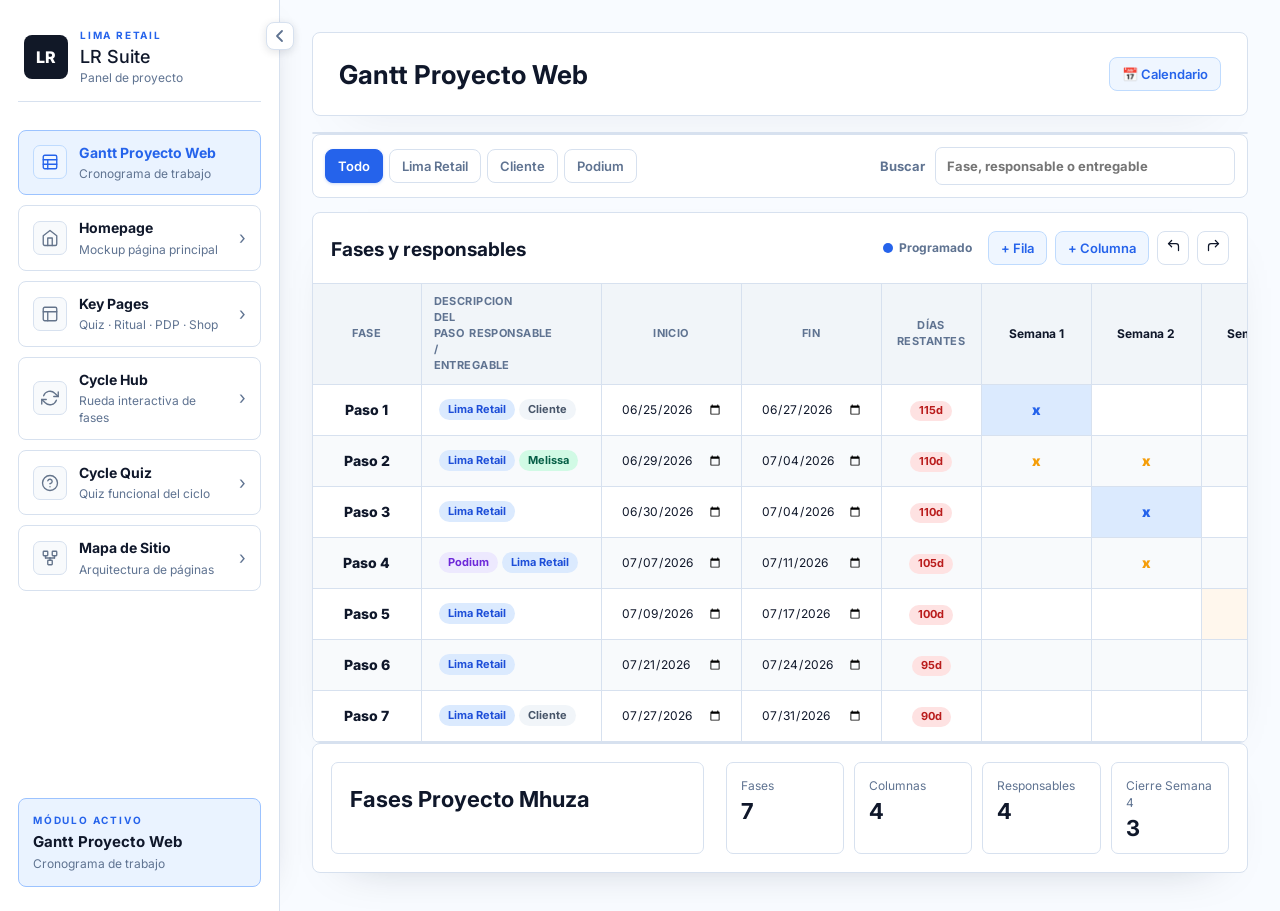
<file: index.html>
<!DOCTYPE html>
<html lang="es">
<head>
  <meta charset="UTF-8">
  <meta name="viewport" content="width=device-width, initial-scale=1.0">
  <title>LR-Suite | Gantt Proyecto Web</title>
  <link rel="preconnect" href="https://fonts.googleapis.com">
  <link rel="preconnect" href="https://fonts.gstatic.com" crossorigin>
  <link href="https://fonts.googleapis.com/css2?family=Inter:wght@400;500;600;700;800&display=swap" rel="stylesheet">
  <link rel="stylesheet" href="assets/css/lr-suite.css">
</head>
<body>
  <div class="suite-shell">
    <aside class="sidebar" aria-label="Navegacion principal">
      <div class="brand-block">
        <div class="brand-mark">LR</div>
        <div class="brand-text">
          <p class="suite-label">Lima Retail</p>
          <h1>LR Suite</h1>
          <p class="brand-desc">Panel de proyecto</p>
        </div>
      </div>

      <nav class="module-nav" aria-label="Modulos">
        <a class="module-link active" href="#gantt-proyecto-web" aria-current="page">
          <span class="module-icon" aria-hidden="true">
            <svg width="18" height="18" viewBox="0 0 24 24" fill="none" stroke="currentColor" stroke-width="1.8" stroke-linecap="round" stroke-linejoin="round"><rect x="3" y="3" width="18" height="18" rx="2"/><line x1="3" y1="9" x2="21" y2="9"/><line x1="3" y1="15" x2="21" y2="15"/><line x1="9" y1="9" x2="9" y2="21"/></svg>
          </span>
          <span>
            <strong>Gantt Proyecto Web</strong>
            <small>Cronograma de trabajo</small>
          </span>
        </a>
        <a class="module-link" href="Muhza_Homepage_Mockup.html" target="_blank">
          <span class="module-icon" aria-hidden="true">
            <svg width="18" height="18" viewBox="0 0 24 24" fill="none" stroke="currentColor" stroke-width="1.8" stroke-linecap="round" stroke-linejoin="round"><path d="M3 9l9-7 9 7v11a2 2 0 0 1-2 2H5a2 2 0 0 1-2-2z"/><polyline points="9 22 9 12 15 12 15 22"/></svg>
          </span>
          <span>
            <strong>Homepage</strong>
            <small>Mockup página principal</small>
          </span>
        </a>
        <a class="module-link" href="Muhza_Key_Pages_Mockup.html" target="_blank">
          <span class="module-icon" aria-hidden="true">
            <svg width="18" height="18" viewBox="0 0 24 24" fill="none" stroke="currentColor" stroke-width="1.8" stroke-linecap="round" stroke-linejoin="round"><rect x="3" y="3" width="18" height="18" rx="2"/><line x1="3" y1="9" x2="21" y2="9"/><line x1="9" y1="21" x2="9" y2="9"/></svg>
          </span>
          <span>
            <strong>Key Pages</strong>
            <small>Quiz · Ritual · PDP · Shop</small>
          </span>
        </a>
        <a class="module-link" href="Muhza_Cycle_Hub_Interactive.html" target="_blank">
          <span class="module-icon" aria-hidden="true">
            <svg width="18" height="18" viewBox="0 0 24 24" fill="none" stroke="currentColor" stroke-width="1.8" stroke-linecap="round" stroke-linejoin="round"><polyline points="23 4 23 10 17 10"/><polyline points="1 20 1 14 7 14"/><path d="M3.51 9a9 9 0 0 1 14.85-3.36L23 10M1 14l4.64 4.36A9 9 0 0 0 20.49 15"/></svg>
          </span>
          <span>
            <strong>Cycle Hub</strong>
            <small>Rueda interactiva de fases</small>
          </span>
        </a>
        <a class="module-link" href="muhza-cycle-quiz.html" target="_blank">
          <span class="module-icon" aria-hidden="true">
            <svg width="18" height="18" viewBox="0 0 24 24" fill="none" stroke="currentColor" stroke-width="1.8" stroke-linecap="round" stroke-linejoin="round"><circle cx="12" cy="12" r="10"/><path d="M9.09 9a3 3 0 0 1 5.83 1c0 2-3 3-3 3"/><line x1="12" y1="17" x2="12.01" y2="17"/></svg>
          </span>
          <span>
            <strong>Cycle Quiz</strong>
            <small>Quiz funcional del ciclo</small>
          </span>
        </a>
        <a class="module-link" href="https://docs.google.com/presentation/d/1DD_WnwL4Ote88YmgtOG_15uVdhAziLdrysXkjOltJ8I/edit?usp=sharing" target="_blank">
          <span class="module-icon" aria-hidden="true">
            <svg width="18" height="18" viewBox="0 0 24 24" fill="none" stroke="currentColor" stroke-width="1.8" stroke-linecap="round" stroke-linejoin="round"><rect x="3" y="3" width="6" height="6" rx="1"/><rect x="15" y="3" width="6" height="6" rx="1"/><rect x="9" y="15" width="6" height="6" rx="1"/><line x1="6" y1="9" x2="6" y2="12"/><line x1="18" y1="9" x2="18" y2="12"/><line x1="6" y1="12" x2="12" y2="12"/><line x1="18" y1="12" x2="12" y2="12"/><line x1="12" y1="12" x2="12" y2="15"/></svg>
          </span>
          <span>
            <strong>Mapa de Sitio</strong>
            <small>Arquitectura de páginas</small>
          </span>
        </a>
      </nav>

      <div class="sidebar-footer">
        <span>Módulo activo</span>
        <strong>Gantt Proyecto Web</strong>
        <small>Cronograma de trabajo</small>
      </div>
    </aside>

    <button class="sidebar-toggle" type="button" id="sidebar-toggle" aria-pressed="false" title="Plegar menú">
      <svg width="14" height="14" viewBox="0 0 14 14" fill="none" xmlns="http://www.w3.org/2000/svg">
        <path d="M9 2L4 7L9 12" stroke="currentColor" stroke-width="1.8" stroke-linecap="round" stroke-linejoin="round"/>
      </svg>
    </button>

    <main class="workspace" id="gantt-proyecto-web">
      <header class="topbar">
        <div>
          <h2>Gantt Proyecto Web</h2>
        </div>
        <div class="topbar-actions" aria-label="Acciones del modulo">
          <button class="secondary-button" type="button" id="toggle-calendar" aria-pressed="false" title="Ver calendario de fechas">&#x1F4C5; Calendario</button>
        </div>
      </header>

      <section class="calendar-panel" id="calendar-view" aria-label="Calendario del proyecto"></section>

      <section class="module-toolbar" aria-label="Filtros del Gantt">
        <div class="segmented-control" role="tablist" aria-label="Vista del cronograma">
          <button class="segment active" type="button" data-view="todos" role="tab" aria-selected="true">Todo</button>
          <button class="segment" type="button" data-view="lima-retail" role="tab" aria-selected="false">Lima Retail</button>
          <button class="segment" type="button" data-view="cliente" role="tab" aria-selected="false">Cliente</button>
          <button class="segment" type="button" data-view="podium" role="tab" aria-selected="false">Podium</button>
        </div>
        <label class="search-field">
          <span>Buscar</span>
          <input id="task-search" type="search" placeholder="Fase, responsable o entregable">
        </label>
      </section>

      <section class="timeline-panel" aria-label="Gantt del proyecto">
        <div class="timeline-head">
          <div>
            <h3>Fases y responsables</h3>
          </div>
          <div class="timeline-head-right">
            <div class="legend" aria-label="Leyenda">
              <span><i class="dot planned"></i>Programado</span>
            </div>
            <div class="gantt-actions">
              <button class="secondary-button" type="button" id="add-row">+ Fila</button>
              <button class="secondary-button" type="button" id="add-column">+ Columna</button>
              <button class="icon-button" type="button" id="undo-action" title="Deshacer" disabled>
                <svg width="15" height="15" viewBox="0 0 24 24" fill="none" stroke="currentColor" stroke-width="2" stroke-linecap="round" stroke-linejoin="round"><polyline points="9 14 4 9 9 4"/><path d="M20 20v-7a4 4 0 0 0-4-4H4"/></svg>
              </button>
              <button class="icon-button" type="button" id="redo-action" title="Rehacer" disabled>
                <svg width="15" height="15" viewBox="0 0 24 24" fill="none" stroke="currentColor" stroke-width="2" stroke-linecap="round" stroke-linejoin="round"><polyline points="15 14 20 9 15 4"/><path d="M4 20v-7a4 4 0 0 1 4-4h12"/></svg>
              </button>
            </div>
          </div>
        </div>

        <div class="gantt-wrap">
          <table class="gantt-table">
            <thead id="gantt-head"></thead>
            <tbody id="gantt-body"></tbody>
          </table>
        </div>
      </section>

      <section class="summary-band" aria-label="Resumen del proyecto">
        <div class="summary-copy">
          <h3>Fases Proyecto Mhuza</h3>
        </div>
        <div class="metrics-grid" id="metrics-grid"></div>
      </section>
    </main>
  </div>

  <script src="assets/js/gantt-proyecto-web.js"></script>
</body>
</html>
</file>
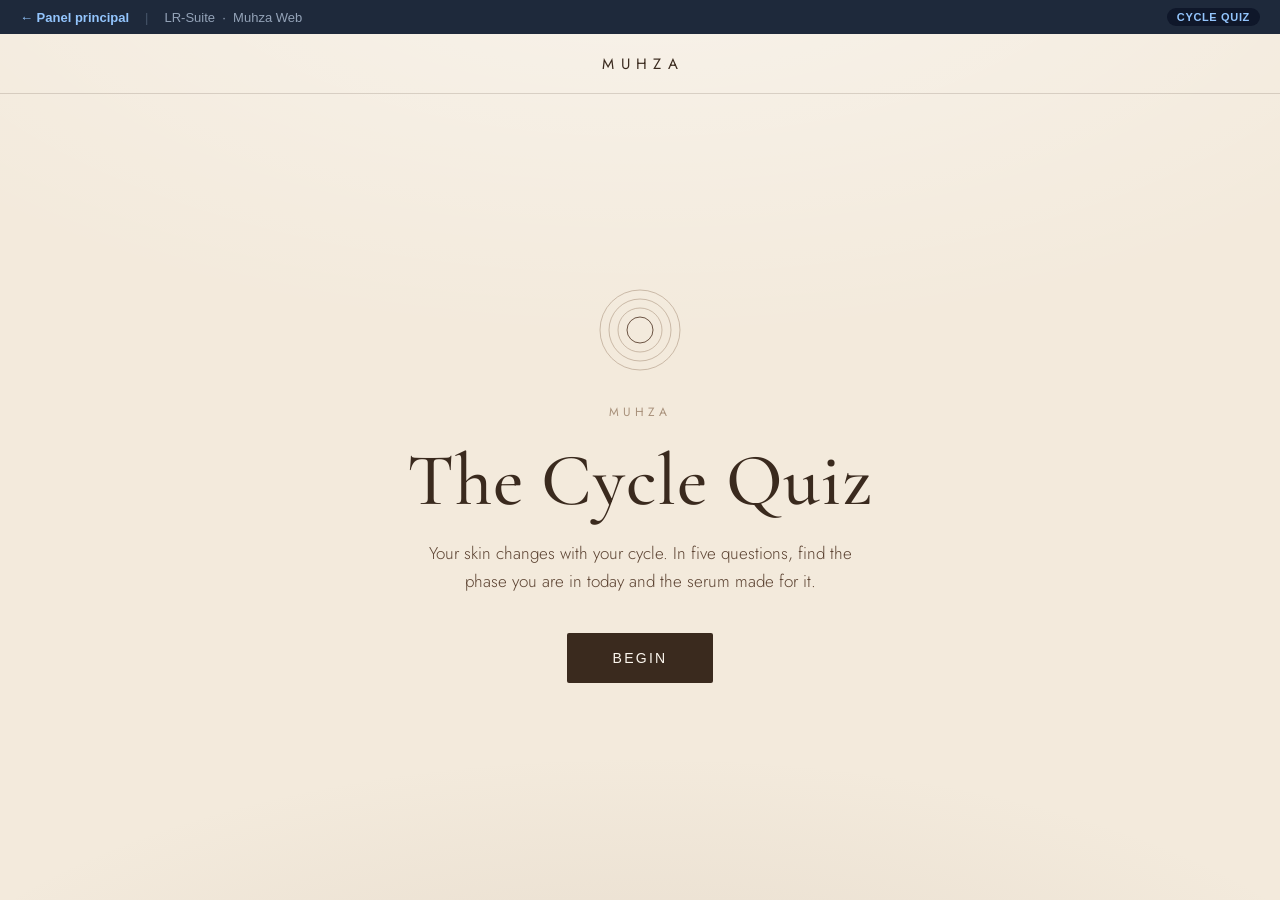
<file: muhza-cycle-quiz.html>
<!DOCTYPE html>
<html lang="en">
<head>
<meta charset="UTF-8">
<meta name="viewport" content="width=device-width, initial-scale=1.0">
<title>The Cycle Quiz — Muhza</title>
<link rel="preconnect" href="https://fonts.googleapis.com">
<link rel="preconnect" href="https://fonts.gstatic.com" crossorigin>
<link href="https://fonts.googleapis.com/css2?family=Cormorant+Garamond:ital,wght@0,400;0,500;0,600;1,400;1,500&family=Jost:wght@300;400;500&display=swap" rel="stylesheet">
<style>
  :root{
    --cream:#F3EADC; --cream-light:#FBF6EE; --cream-tint:#EFE3D2;
    --ink:#3A2A1E; --brown:#5C4332; --taupe:#A8917B;
    --line:rgba(58,42,30,0.16);
    --serif:'Cormorant Garamond', Georgia, serif; --sans:'Jost', sans-serif;
  }
  *{box-sizing:border-box;margin:0;padding:0;}
  html,body{height:100%;}
  body{
    font-family:var(--sans);color:var(--ink);background:var(--cream);
    background-image:radial-gradient(120% 80% at 50% -10%, rgba(255,255,255,0.45), transparent 60%),
      radial-gradient(100% 60% at 50% 120%, rgba(168,145,123,0.18), transparent 60%);
    min-height:100vh;display:flex;flex-direction:column;-webkit-font-smoothing:antialiased;
  }
  .bar{display:flex;align-items:center;justify-content:space-between;padding:22px 28px;border-bottom:1px solid var(--line);position:relative;flex-shrink:0;}
  .wordmark{position:absolute;left:50%;transform:translateX(-50%);font-weight:400;letter-spacing:.42em;font-size:15px;text-indent:.42em;color:var(--ink);}
  .back{font-size:13px;letter-spacing:.04em;color:var(--brown);background:none;border:none;cursor:pointer;opacity:0;pointer-events:none;transition:opacity .3s;}
  .back.show{opacity:1;pointer-events:auto;}
  .back:hover{color:var(--ink);}
  .progress{font-size:12px;letter-spacing:.18em;color:var(--taupe);min-width:54px;text-align:right;}
  .stage{flex:1;display:flex;align-items:center;justify-content:center;padding:40px 24px 64px;}
  .screen{width:100%;max-width:760px;text-align:center;animation:rise .6s ease both;}
  @keyframes rise{from{opacity:0;transform:translateY(14px);}to{opacity:1;transform:translateY(0);}}
  .eyebrow{font-size:12px;letter-spacing:.34em;text-transform:uppercase;color:var(--taupe);margin-bottom:22px;}
  h1{font-family:var(--serif);font-weight:500;font-size:clamp(44px,8vw,74px);line-height:1.02;letter-spacing:.01em;}
  h2{font-family:var(--serif);font-weight:500;font-size:clamp(30px,5vw,46px);line-height:1.08;}
  .lede{font-weight:300;font-size:17px;line-height:1.65;color:var(--brown);max-width:430px;margin:20px auto 0;}
  .rings{margin:0 auto 30px;display:block;}
  .rings circle{fill:none;stroke:var(--taupe);stroke-width:1;opacity:.55;}
  .rings circle:nth-child(1){opacity:.9;stroke:var(--brown);}
  .btn{font-weight:400;font-size:14px;letter-spacing:.16em;text-transform:uppercase;background:var(--ink);color:var(--cream-light);border:none;cursor:pointer;padding:17px 46px;margin-top:38px;border-radius:2px;transition:background .25s, transform .25s;}
  .btn:hover{background:var(--brown);transform:translateY(-1px);}
  .btn.ghost{background:none;color:var(--brown);border:1px solid var(--line);}
  .btn.ghost:hover{background:var(--cream-tint);color:var(--ink);}
  .btn-row{display:flex;gap:14px;justify-content:center;flex-wrap:wrap;margin-top:36px;}
  .btn-row .btn{margin-top:0;}
  .q-prompt{font-family:var(--serif);font-weight:500;font-size:clamp(28px,4.6vw,42px);line-height:1.1;margin-bottom:38px;}
  .grid{display:grid;grid-template-columns:1fr 1fr;gap:14px;max-width:540px;margin:0 auto;}
  .stack{display:flex;flex-direction:column;gap:11px;max-width:460px;margin:0 auto;}
  .opt{font-family:var(--serif);font-size:21px;color:var(--ink);background:var(--cream-light);border:1px solid var(--line);border-radius:3px;padding:24px 20px;cursor:pointer;transition:all .22s;line-height:1.25;display:flex;align-items:center;justify-content:center;min-height:96px;text-align:center;}
  .stack .opt{min-height:0;padding:19px 24px;font-size:20px;}
  .opt:hover{background:var(--cream-tint);border-color:var(--taupe);transform:translateY(-2px);}
  .opt .dot{width:7px;height:7px;border-radius:50%;background:var(--taupe);margin-right:12px;flex-shrink:0;opacity:0;transition:opacity .2s;}
  .opt:hover .dot{opacity:1;}
  /* centered single field (capture) */
  .field-center{max-width:340px;margin:34px auto 0;}
  .field-center input{width:100%;font-family:var(--serif);font-size:24px;text-align:center;color:var(--ink);background:transparent;border:none;border-bottom:1px solid var(--line);padding:10px 2px;outline:none;transition:border-color .2s;}
  .field-center input::placeholder{color:#c3b3a0;font-style:italic;}
  .field-center input:focus{border-color:var(--brown);}
  .consent{font-weight:300;font-size:12px;line-height:1.55;color:var(--taupe);max-width:360px;margin:24px auto 0;}
  .skip{display:block;margin:18px auto 0;background:none;border:none;font-size:12px;letter-spacing:.14em;text-transform:uppercase;color:var(--taupe);cursor:pointer;}
  .skip:hover{color:var(--ink);}
  /* loading */
  .loader .rings circle{animation:breathe 1.8s ease-in-out infinite;}
  .loader .rings circle:nth-child(2){animation-delay:.18s;}
  .loader .rings circle:nth-child(3){animation-delay:.36s;}
  .loader .rings circle:nth-child(4){animation-delay:.54s;}
  @keyframes breathe{0%,100%{opacity:.3;}50%{opacity:.95;}}
  .loading-text{font-family:var(--serif);font-style:italic;font-size:26px;color:var(--brown);margin-top:26px;}
  /* result */
  .reveal-note{font-weight:300;font-size:16.5px;line-height:1.7;color:var(--brown);max-width:440px;margin:18px auto 0;}
  .rule{width:46px;height:1px;background:var(--taupe);margin:40px auto 36px;opacity:.6;}
  .bundle-title{font-family:var(--serif);font-weight:600;font-size:clamp(28px,4.4vw,40px);}
  .bundle-ritual{font-weight:300;font-size:16px;line-height:1.78;color:var(--brown);max-width:480px;margin:18px auto 0;}
  .lineup{display:flex;gap:24px;justify-content:center;flex-wrap:wrap;margin:36px auto 6px;}
  .bottle-item{display:flex;flex-direction:column;align-items:center;gap:9px;width:78px;}
  .bottle-item svg .cap{fill:var(--taupe);}
  .bottle-item svg .neck{fill:var(--taupe);opacity:.7;}
  .bottle-item svg .body{fill:var(--cream-light);stroke:var(--line);stroke-width:1.5;}
  .bottle-item svg .lbl{fill:var(--cream-tint);stroke:rgba(58,42,30,0.10);stroke-width:1;}
  .bottle-item.active svg .cap{fill:var(--ink);}
  .bottle-item.active svg .neck{fill:var(--ink);opacity:.85;}
  .bottle-item.active svg .body{stroke:var(--ink);stroke-width:2.2;}
  .bottle-item.active svg .lbl{fill:#fff;stroke:var(--taupe);}
  .b-name{font-family:var(--serif);font-style:italic;font-size:20px;color:var(--taupe);}
  .bottle-item.active .b-name{color:var(--ink);}
  .b-phase{font-size:10px;letter-spacing:.16em;text-transform:uppercase;color:var(--taupe);}
  .bottle-item.active .b-phase{color:var(--brown);}
  .offer{font-family:var(--serif);font-size:21px;line-height:1.45;color:var(--ink);max-width:420px;margin:32px auto 0;}
  .checkin{font-weight:300;font-size:13px;letter-spacing:.03em;color:var(--taupe);margin-top:26px;}
  .retake{margin-top:22px;background:none;border:none;font-size:12px;letter-spacing:.14em;text-transform:uppercase;color:var(--taupe);cursor:pointer;}
  .retake:hover{color:var(--ink);}
  @media(max-width:480px){
    .grid{gap:10px;} .opt{font-size:19px;min-height:84px;padding:18px 14px;}
    .bar{padding:18px 18px;} .wordmark{font-size:13px;} .lineup{gap:16px;}
  }
</style>
</head>
<body>
  <div style="background:#1e293b;color:#e2e8f0;display:flex;align-items:center;gap:16px;padding:8px 20px;font-size:13px;font-family:-apple-system,'Segoe UI',sans-serif;flex-shrink:0;">
    <a href="index.html" style="color:#93c5fd;font-weight:600;text-decoration:none;display:flex;align-items:center;gap:6px;">&#8592; Panel principal</a>
    <span style="color:#475569;">|</span>
    <span style="color:#94a3b8;">LR-Suite &nbsp;·&nbsp; Muhza Web</span>
    <span style="margin-left:auto;background:#0f172a;color:#93c5fd;padding:3px 10px;border-radius:20px;font-size:11px;font-weight:700;letter-spacing:.06em;">CYCLE QUIZ</span>
  </div>
  <div class="bar">
    <button class="back" id="backBtn">&larr; Back</button>
    <div class="wordmark">MUHZA</div>
    <div class="progress" id="progress"></div>
  </div>
  <div class="stage"><div class="screen" id="screen"></div></div>

<script>
const PHASES = {
  menstrual:{serum:'Muna', note:"Your skin runs dry and a little reactive when estrogen dips. Muna is formulated for this window, when your skin wants comfort and replenishment."},
  follicular:{serum:'Puri', note:"Estrogen is climbing and your skin is finding its rhythm again. Puri is formulated for the fresh start, made to support skin as it rebuilds."},
  ovulatory:{serum:'Qori', note:"This is your skin at its brightest, and often its busiest. Qori is formulated for the peak."},
  luteal:{serum:'Ayni', note:"Progesterone rises and skin can turn congested before your period. Ayni is formulated for this stretch, when skin wants clarity and calm."}
};
const ORDER = ['menstrual','follicular','ovulatory','luteal'];
const RITUAL = "Four serums, one for each phase. Begin with Muna during your period, when skin wants comfort. Move to Puri as your skin finds its rhythm in the follicular days. Reach for Qori through ovulation, when skin is at its brightest. Close the month with Ayni in the luteal stretch, when skin wants clarity and calm. One ritual that moves with you, every phase, every month.";

const QUIZ = [
  { prompt:"Where are you in your cycle right now?", layout:"stack", options:[
    {label:"I'm on my period", phase:"menstrual"},
    {label:"My period wrapped recently and I feel fresh", phase:"follicular"},
    {label:"About two weeks since my period started", phase:"ovulatory"},
    {label:"My period is due soon", phase:"luteal"},
    {label:"I'm not sure, or my cycle is irregular", phase:null}
  ]},
  { prompt:"How is your skin behaving this week?", layout:"grid", options:[
    {label:"Dry, tight, a little dull", phase:"menstrual"},
    {label:"Clear and easy", phase:"follicular"},
    {label:"Radiant and plump, maybe a little shiny", phase:"ovulatory"},
    {label:"Congested and oilier than usual", phase:"luteal"}
  ]},
  { prompt:"Your energy right now is...", layout:"grid", options:[
    {label:"Low, I want to slow down", phase:"menstrual"},
    {label:"Climbing, I feel like myself again", phase:"follicular"},
    {label:"Peaking, I feel social and on", phase:"ovulatory"},
    {label:"Dipping, a little wired or moody", phase:"luteal"}
  ]},
  { prompt:"How do you feel in yourself?", layout:"grid", options:[
    {label:"Quiet and inward", phase:"menstrual"},
    {label:"Optimistic and motivated", phase:"follicular"},
    {label:"Confident and outgoing", phase:"ovulatory"},
    {label:"Irritable or flat", phase:"luteal"}
  ]},
  { prompt:"And in your body?", layout:"grid", options:[
    {label:"Cramps and fatigue", phase:"menstrual"},
    {label:"Light, no complaints", phase:"follicular"},
    {label:"Energized and warm", phase:"ovulatory"},
    {label:"Bloated and tender", phase:"luteal"}
  ]}
];

const N = QUIZ.length;
const S_NAME=N+1, S_EMAIL=N+2, S_PERIOD=N+3, S_LOAD=N+4, S_RESULT=N+5;
let step = 0;
const answers = new Array(N).fill(null);
let firstName = "";

const screen = document.getElementById('screen');
const backBtn = document.getElementById('backBtn');
const progress = document.getElementById('progress');

backBtn.addEventListener('click', ()=>{ if(step>0 && step!==S_LOAD && step!==S_RESULT){ step--; render(); }});

function ringsSVG(){
  return '<svg class="rings" width="86" height="86" viewBox="0 0 86 86">'+
    '<circle cx="43" cy="43" r="13"/><circle cx="43" cy="43" r="22"/>'+
    '<circle cx="43" cy="43" r="31"/><circle cx="43" cy="43" r="40"/></svg>';
}

function render(){
  backBtn.classList.toggle('show', step>0 && step!==S_LOAD && step!==S_RESULT);
  progress.textContent = (step>=1 && step<=N) ? (step + " / " + N) : "";
  if(step===0) renderIntro();
  else if(step<=N) renderQuestion(step-1);
  else if(step===S_NAME) renderName();
  else if(step===S_EMAIL) renderEmail();
  else if(step===S_PERIOD) renderPeriod();
  else if(step===S_LOAD) renderLoading();
  else renderResult();
}

function renderIntro(){
  screen.innerHTML = ringsSVG()+
    '<div class="eyebrow">Muhza</div><h1>The Cycle Quiz</h1>'+
    '<p class="lede">Your skin changes with your cycle. In five questions, find the phase you are in today and the serum made for it.</p>'+
    '<button class="btn" id="begin">Begin</button>';
  document.getElementById('begin').onclick = ()=>{ step=1; render(); };
}

function renderQuestion(i){
  const q = QUIZ[i];
  const cls = q.layout==='grid' ? 'grid':'stack';
  const opts = q.options.map((o,idx)=>'<button class="opt" data-i="'+idx+'"><span class="dot"></span>'+o.label+'</button>').join('');
  screen.innerHTML = '<div class="q-prompt">'+q.prompt+'</div><div class="'+cls+'">'+opts+'</div>';
  screen.querySelectorAll('.opt').forEach(btn=>{
    btn.onclick = ()=>{ answers[i]=q.options[+btn.dataset.i].phase; step++; render(); };
  });
}

function renderName(){
  screen.innerHTML =
    '<h2>Your ritual is ready</h2>'+
    '<p class="lede">Just a few things. What is your first name?</p>'+
    '<div class="field-center"><input id="fn" type="text" placeholder="Enter your first name"></div>'+
    '<button class="btn" id="next">Continue</button>';
  const fn=document.getElementById('fn'); fn.value=firstName; fn.focus();
  document.getElementById('next').onclick = ()=>{ firstName=fn.value.trim(); step=S_EMAIL; render(); };
}

function renderEmail(){
  screen.innerHTML =
    '<h2>Where should we send it?</h2>'+
    '<p class="lede">So you can keep your reading and get reminders timed to your cycle.</p>'+
    '<div class="field-center"><input id="em" type="email" placeholder="you@email.com"></div>'+
    '<p class="consent">We use this to personalize your routine and send reminders timed to your cycle. Unsubscribe anytime.</p>'+
    '<button class="btn" id="next">Continue</button>';
  document.getElementById('em').focus();
  document.getElementById('next').onclick = ()=>{ step=S_PERIOD; render(); };
}

function renderPeriod(){
  screen.innerHTML =
    '<h2>One last thing</h2>'+
    '<p class="lede">When did your last period start? This lets us time your reminders to your cycle. Optional.</p>'+
    '<div class="field-center"><input id="lp" type="date"></div>'+
    '<button class="btn" id="next">See my ritual</button>'+
    '<button class="skip" id="skip">Skip for now</button>';
  document.getElementById('next').onclick = ()=>{ step=S_LOAD; render(); };
  document.getElementById('skip').onclick = ()=>{ step=S_LOAD; render(); };
}

function renderLoading(){
  screen.innerHTML = '<div class="loader">'+ringsSVG()+'<div class="loading-text">Reading your cycle...</div></div>';
  setTimeout(()=>{ step=S_RESULT; render(); }, 1900);
}

function scorePhase(){
  const scores={menstrual:0,follicular:0,ovulatory:0,luteal:0};
  answers.forEach((p,idx)=>{ if(p) scores[p]+=(idx===0?2:1); });
  let best=ORDER[0];
  ORDER.forEach(p=>{ if(scores[p]>scores[best]) best=p; });
  const q1=answers[0];
  if(q1 && scores[q1]===scores[best]) best=q1;
  return best;
}

function bottle(serum, phase, active){
  return '<div class="bottle-item'+(active?' active':'')+'">'+
    '<svg viewBox="0 0 60 120" width="46" height="92">'+
      '<rect class="cap" x="21" y="3" width="18" height="13" rx="2"/>'+
      '<rect class="neck" x="25" y="15" width="10" height="6"/>'+
      '<rect class="body" x="13" y="20" width="34" height="94" rx="9"/>'+
      '<rect class="lbl" x="18" y="55" width="24" height="34" rx="2"/>'+
    '</svg>'+
    '<div class="b-name">'+serum+'</div><div class="b-phase">'+phase+'</div></div>';
}

function renderResult(){
  const phase=scorePhase();
  const {serum,note}=PHASES[phase];
  const greet = firstName ? ('For '+firstName) : 'Your reading';
  const bottles = ORDER.map(p=>bottle(PHASES[p].serum, p, p===phase)).join('');
  screen.innerHTML =
    '<div class="eyebrow">'+greet+'</div>'+
    '<h2>Seems like you\u2019re in your<br>'+phase+' phase</h2>'+
    '<p class="reveal-note">'+note+'</p>'+
    '<div class="rule"></div>'+
    '<div class="bundle-title">The Muyu Bundle</div>'+
    '<p class="bundle-ritual">'+RITUAL+'</p>'+
    '<div class="lineup">'+bottles+'</div>'+
    '<p class="offer">Your Muyu Bundle is 15% off when you take all four phases together.</p>'+
    '<div class="btn-row">'+
      '<button class="btn" onclick="return false">Shop the Muyu Bundle</button>'+
      '<button class="btn ghost" onclick="return false">Shop '+serum+'</button>'+
    '</div>'+
    '<div class="checkin">We will check in as your cycle moves.</div>'+
    '<button class="retake" id="retake">Retake the quiz</button>';
  document.getElementById('retake').onclick = ()=>{ step=0; answers.fill(null); firstName=""; render(); };
}

render();
</script>
</body>
</html>
</file>
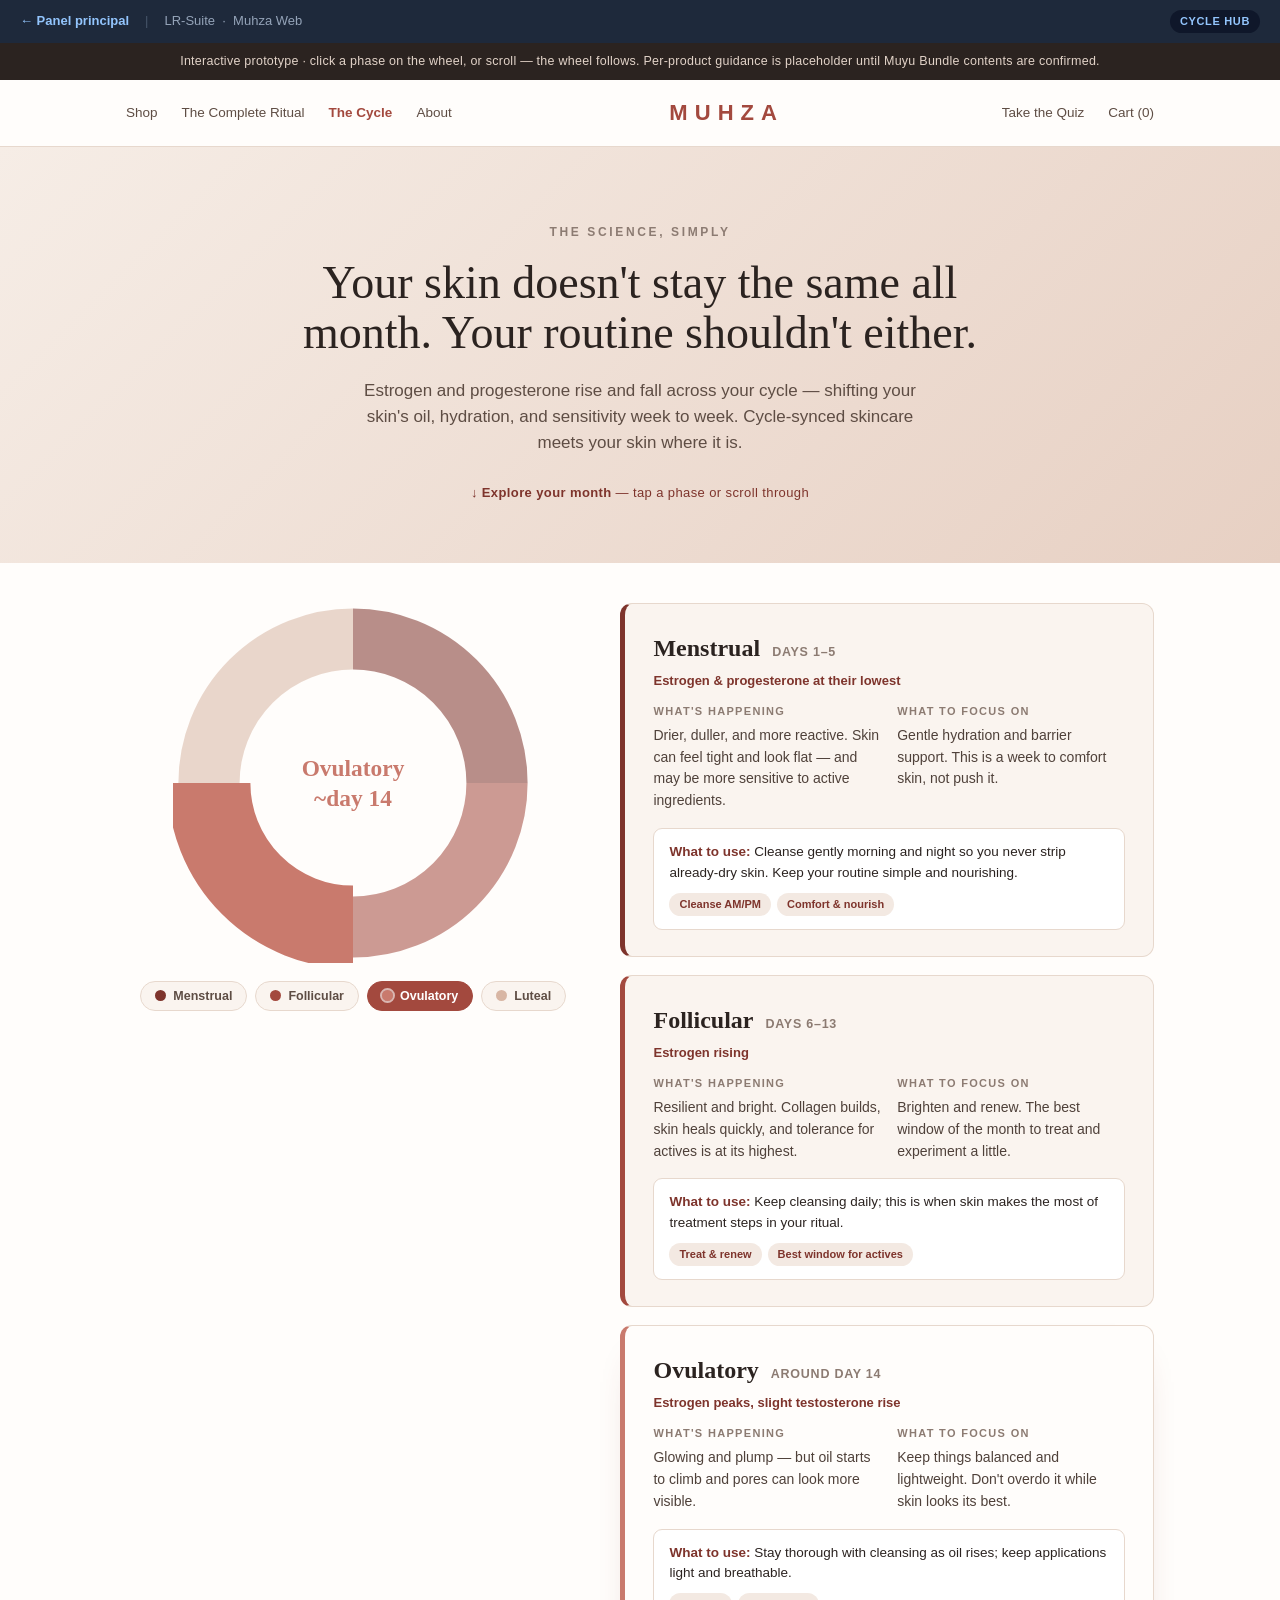
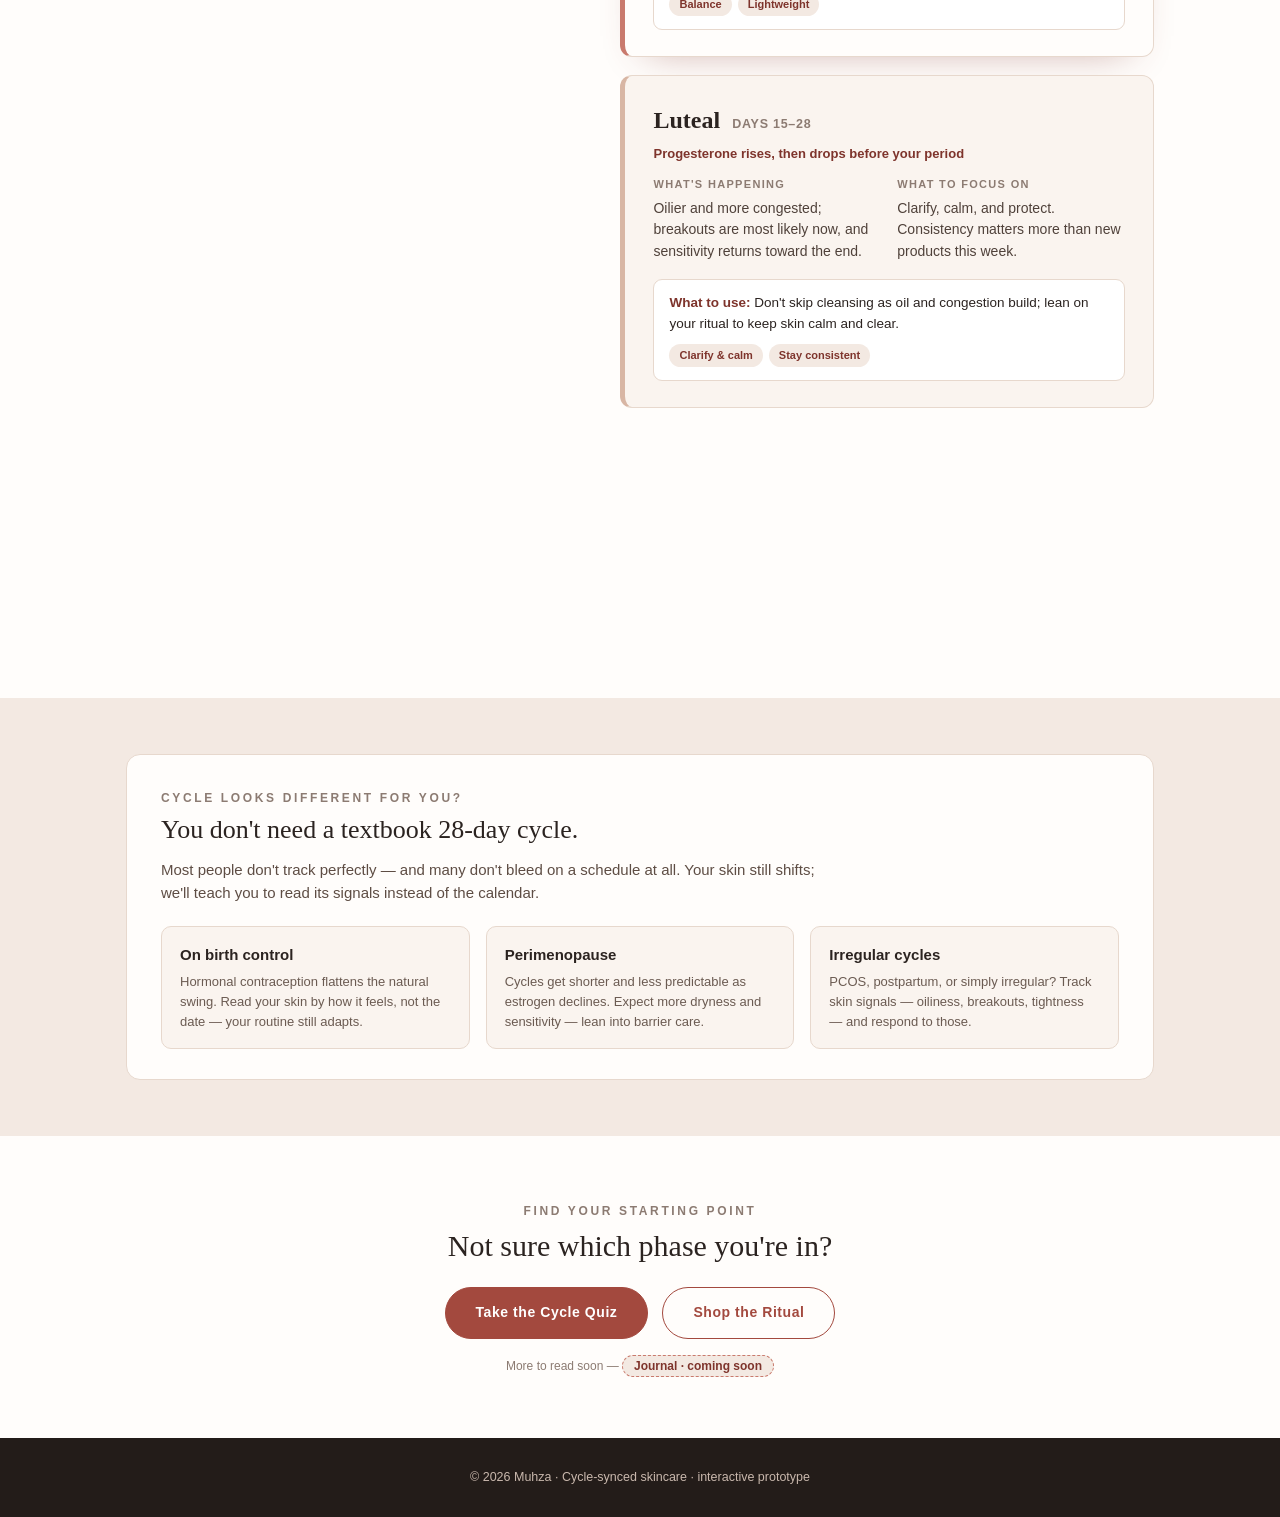
<file: Muhza_Cycle_Hub_Interactive.html>
<!DOCTYPE html>
<html lang="en">
<head>
<meta charset="UTF-8">
<meta name="viewport" content="width=device-width, initial-scale=1.0">
<title>Muhza — The Cycle (interactive)</title>
<style>
  :root{
    --clay:#a3493e;--clay-dk:#7e342c;--clay-lt:#c97a6d;
    --sand:#f3e9e2;--sand-lt:#faf4ef;--ink:#2b2320;--stone:#8c7b72;
    --line:#e7d8cd;--cream:#fffdfb;
    --c-men:#7e342c;--c-fol:#a3493e;--c-ovu:#c97a6d;--c-lut:#d8b6a4;
  }
  *{box-sizing:border-box;margin:0;padding:0}
  body{font-family:-apple-system,"Segoe UI",Helvetica,Arial,sans-serif;color:var(--ink);background:var(--cream);line-height:1.55;-webkit-font-smoothing:antialiased}
  .serif{font-family:"Iowan Old Style","Palatino Linotype",Georgia,"Times New Roman",serif}
  .wrap{max-width:1080px;margin:0 auto;padding:0 26px}
  .eyebrow{font-size:12px;letter-spacing:.22em;text-transform:uppercase;color:var(--stone);font-weight:600}
  a{color:inherit;text-decoration:none;cursor:pointer}
  .btn{display:inline-block;padding:14px 30px;border-radius:40px;font-size:14px;letter-spacing:.04em;font-weight:600;border:1.5px solid var(--clay);transition:.2s}
  .btn-primary{background:var(--clay);color:#fff}.btn-primary:hover{background:var(--clay-dk)}
  .btn-ghost{background:transparent;color:var(--clay)}.btn-ghost:hover{background:var(--clay);color:#fff}

  .topnote{background:var(--ink);color:#e2d3c8;text-align:center;font-size:12.5px;padding:9px;letter-spacing:.02em}
  nav{border-bottom:1px solid var(--line);position:sticky;top:0;background:rgba(255,253,251,.94);backdrop-filter:blur(8px);z-index:50}
  .navrow{display:flex;align-items:center;justify-content:space-between;height:66px}
  .logo{font-size:22px;letter-spacing:.32em;font-weight:600;color:var(--clay)}
  .nl{display:flex;gap:24px;font-size:13.5px;font-weight:500;color:#5e4d44}
  .nl a:hover{color:var(--clay)}

  /* intro */
  .intro{background:linear-gradient(135deg,#f6ede6,#e7d0c3);text-align:center;padding:72px 0 60px}
  .intro h1{font-size:46px;font-weight:500;line-height:1.08;max-width:760px;margin:14px auto 0}
  .intro p{max-width:560px;margin:20px auto 0;color:#5e4d44;font-size:17px}
  .hint{margin-top:26px;font-size:13px;color:var(--clay-dk);letter-spacing:.03em}
  .hint b{font-weight:700}

  /* interactive split */
  .story{position:relative;padding:40px 0 20px}
  .grid{display:grid;grid-template-columns:0.92fr 1.08fr;gap:40px;align-items:start}
  .stage{position:sticky;top:90px;align-self:start;display:flex;flex-direction:column;align-items:center}
  svg.wheel{width:360px;height:360px;max-width:100%}
  .wheel .seg{cursor:pointer;transition:stroke-width .25s,opacity .25s;opacity:.55}
  .wheel .seg.active{opacity:1;stroke-width:46}
  .wheel .seg:hover{opacity:.85}
  .legend{display:flex;gap:8px;flex-wrap:wrap;justify-content:center;margin-top:18px}
  .legend button{border:none;background:var(--sand-lt);border:1px solid var(--line);border-radius:30px;padding:7px 14px;font-size:12.5px;font-weight:600;color:#5e4d44;cursor:pointer;display:flex;align-items:center;gap:7px;transition:.2s}
  .legend button .d{width:11px;height:11px;border-radius:50%}
  .legend button.active{background:var(--clay);color:#fff;border-color:var(--clay)}
  .legend button.active .d{outline:2px solid rgba(255,255,255,.6)}

  .panels{display:flex;flex-direction:column;gap:18px;padding-bottom:30vh}
  .panel{border:1px solid var(--line);border-left:5px solid var(--line);border-radius:12px;padding:26px 28px;background:var(--sand-lt);transition:.3s;scroll-margin-top:90px}
  .panel.active{background:var(--cream);box-shadow:0 18px 38px -26px rgba(126,52,44,.45)}
  .panel .head{display:flex;align-items:baseline;gap:12px;margin-bottom:4px}
  .panel h3{font-size:24px;font-weight:600}
  .panel .days{font-size:12.5px;color:var(--stone);letter-spacing:.06em;text-transform:uppercase;font-weight:600}
  .panel .horm{font-size:13px;color:var(--clay-dk);font-weight:600;margin-bottom:12px}
  .panel .row{display:grid;grid-template-columns:1fr 1fr;gap:16px;margin-top:8px}
  .panel .row h5{font-size:11px;letter-spacing:.12em;text-transform:uppercase;color:var(--stone);margin-bottom:5px}
  .panel .row p{font-size:14px;color:#4f413a}
  .use{margin-top:16px;background:#fff;border:1px solid var(--line);border-radius:9px;padding:13px 15px;font-size:13.5px}
  .use b{color:var(--clay-dk)}
  .use .tag{display:inline-block;font-size:11px;font-weight:700;background:var(--sand);color:var(--clay-dk);border-radius:20px;padding:3px 10px;margin-right:6px}

  /* special cases */
  .special{background:var(--sand);padding:56px 0}
  .special .box{background:var(--cream);border-radius:14px;padding:30px 34px;border:1px solid var(--line)}
  .special h2{font-size:26px;font-weight:500;margin-bottom:8px}
  .special p{font-size:15px;color:#5e4d44;max-width:680px}
  .cases{display:grid;grid-template-columns:repeat(3,1fr);gap:16px;margin-top:22px}
  .case{background:var(--sand-lt);border:1px solid var(--line);border-radius:10px;padding:16px 18px}
  .case h4{font-size:15px;font-weight:600;margin-bottom:5px}
  .case p{font-size:13px;color:#6b5b52}

  /* cta */
  .cta{text-align:center;padding:62px 0}
  .cta h2{font-size:30px;font-weight:500;margin-bottom:18px}
  .cta .links{display:flex;gap:14px;justify-content:center;flex-wrap:wrap}
  .soon{font-size:12px;color:var(--stone);margin-top:18px}
  .soon .pill{background:var(--sand);border:1px dashed var(--clay-lt);color:var(--clay-dk);border-radius:20px;padding:3px 11px;font-weight:600}

  footer{background:#231c19;color:#c9b8ad;text-align:center;padding:30px;font-size:12.5px}
  @media(max-width:820px){
    .grid{grid-template-columns:1fr}
    .stage{position:static;margin-bottom:24px}
    .panels{padding-bottom:0}
    .intro h1{font-size:34px}
    .cases{grid-template-columns:1fr}
    .panel .row{grid-template-columns:1fr}
  }
</style>
</head>
<body>

<div style="position:sticky;top:0;z-index:100;background:#1e293b;color:#e2e8f0;display:flex;align-items:center;gap:16px;padding:10px 20px;font-size:13px;font-family:-apple-system,'Segoe UI',sans-serif;">
  <a href="index.html" style="color:#93c5fd;font-weight:600;text-decoration:none;display:flex;align-items:center;gap:6px;">&#8592; Panel principal</a>
  <span style="color:#475569;">|</span>
  <span style="color:#94a3b8;">LR-Suite &nbsp;·&nbsp; Muhza Web</span>
  <span style="margin-left:auto;background:#0f172a;color:#93c5fd;padding:3px 10px;border-radius:20px;font-size:11px;font-weight:700;letter-spacing:.06em;">CYCLE HUB</span>
</div>
<div class="topnote">Interactive prototype · click a phase on the wheel, or scroll — the wheel follows. Per-product guidance is placeholder until Muyu Bundle contents are confirmed.</div>

<nav><div class="wrap navrow">
  <div class="nl"><a>Shop</a><a>The Complete Ritual</a><a style="color:var(--clay);font-weight:700">The Cycle</a><a>About</a></div>
  <div class="logo">MUHZA</div>
  <div class="nl"><a>Take the Quiz</a><a>Cart (0)</a></div>
</div></nav>

<!-- INTRO -->
<header class="intro">
  <div class="wrap">
    <span class="eyebrow">The science, simply</span>
    <h1 class="serif">Your skin doesn't stay the same all month. Your routine shouldn't either.</h1>
    <p>Estrogen and progesterone rise and fall across your cycle — shifting your skin's oil, hydration, and sensitivity week to week. Cycle-synced skincare meets your skin where it is.</p>
    <div class="hint">↓ <b>Explore your month</b> — tap a phase or scroll through</div>
  </div>
</header>

<!-- INTERACTIVE STORY -->
<section class="story"><div class="wrap">
  <div class="grid">
    <!-- sticky wheel -->
    <div class="stage">
      <svg class="wheel" viewBox="0 0 200 200" aria-label="Interactive cycle wheel">
        <!-- 4 quarter arcs, starting at top, clockwise -->
        <path class="seg" data-phase="menstrual"  d="M100 20 A80 80 0 0 1 180 100" fill="none" stroke="var(--c-men)" stroke-width="34"/>
        <path class="seg" data-phase="follicular" d="M180 100 A80 80 0 0 1 100 180" fill="none" stroke="var(--c-fol)" stroke-width="34"/>
        <path class="seg" data-phase="ovulatory"  d="M100 180 A80 80 0 0 1 20 100" fill="none" stroke="var(--c-ovu)" stroke-width="34"/>
        <path class="seg" data-phase="luteal"     d="M20 100 A80 80 0 0 1 100 20" fill="none" stroke="var(--c-lut)" stroke-width="34"/>
        <text id="wheelLabel" x="100" y="96" text-anchor="middle" font-size="13" font-weight="700" fill="var(--clay)" font-family="Georgia,serif">Your</text>
        <text id="wheelLabel2" x="100" y="113" text-anchor="middle" font-size="13" font-weight="700" fill="var(--clay)" font-family="Georgia,serif">cycle</text>
      </svg>
      <div class="legend" id="legend"></div>
    </div>

    <!-- scrolling panels -->
    <div class="panels" id="panels"></div>
  </div>
</div></section>

<!-- SPECIAL CASES -->
<section class="special"><div class="wrap"><div class="box">
  <span class="eyebrow">Cycle looks different for you?</span>
  <h2 class="serif">You don't need a textbook 28-day cycle.</h2>
  <p>Most people don't track perfectly — and many don't bleed on a schedule at all. Your skin still shifts; we'll teach you to read its signals instead of the calendar.</p>
  <div class="cases">
    <div class="case"><h4>On birth control</h4><p>Hormonal contraception flattens the natural swing. Read your skin by how it feels, not the date — your routine still adapts.</p></div>
    <div class="case"><h4>Perimenopause</h4><p>Cycles get shorter and less predictable as estrogen declines. Expect more dryness and sensitivity — lean into barrier care.</p></div>
    <div class="case"><h4>Irregular cycles</h4><p>PCOS, postpartum, or simply irregular? Track skin signals — oiliness, breakouts, tightness — and respond to those.</p></div>
  </div>
</div></div></section>

<!-- CTA -->
<section class="cta"><div class="wrap">
  <span class="eyebrow">Find your starting point</span>
  <h2 class="serif">Not sure which phase you're in?</h2>
  <div class="links">
    <a class="btn btn-primary">Take the Cycle Quiz</a>
    <a class="btn btn-ghost">Shop the Ritual</a>
  </div>
  <div class="soon">More to read soon — <span class="pill">Journal · coming soon</span></div>
</div></section>

<footer>© 2026 Muhza · Cycle-synced skincare · interactive prototype</footer>

<script>
const PHASES=[
  {key:"menstrual",name:"Menstrual",days:"Days 1–5",color:"var(--c-men)",
   horm:"Estrogen & progesterone at their lowest",
   skin:"Drier, duller, and more reactive. Skin can feel tight and look flat — and may be more sensitive to active ingredients.",
   focus:"Gentle hydration and barrier support. This is a week to comfort skin, not push it.",
   use:"Cleanse gently morning and night so you never strip already-dry skin. Keep your routine simple and nourishing.",
   tags:["Cleanse AM/PM","Comfort & nourish"]},
  {key:"follicular",name:"Follicular",days:"Days 6–13",color:"var(--c-fol)",
   horm:"Estrogen rising",
   skin:"Resilient and bright. Collagen builds, skin heals quickly, and tolerance for actives is at its highest.",
   focus:"Brighten and renew. The best window of the month to treat and experiment a little.",
   use:"Keep cleansing daily; this is when skin makes the most of treatment steps in your ritual.",
   tags:["Treat & renew","Best window for actives"]},
  {key:"ovulatory",name:"Ovulatory",days:"Around day 14",color:"var(--c-ovu)",
   horm:"Estrogen peaks, slight testosterone rise",
   skin:"Glowing and plump — but oil starts to climb and pores can look more visible.",
   focus:"Keep things balanced and lightweight. Don't overdo it while skin looks its best.",
   use:"Stay thorough with cleansing as oil rises; keep applications light and breathable.",
   tags:["Balance","Lightweight"]},
  {key:"luteal",name:"Luteal",days:"Days 15–28",color:"var(--c-lut)",
   horm:"Progesterone rises, then drops before your period",
   skin:"Oilier and more congested; breakouts are most likely now, and sensitivity returns toward the end.",
   focus:"Clarify, calm, and protect. Consistency matters more than new products this week.",
   use:"Don't skip cleansing as oil and congestion build; lean on your ritual to keep skin calm and clear.",
   tags:["Clarify & calm","Stay consistent"]},
];

const panels=document.getElementById('panels');
const legend=document.getElementById('legend');
const segs=[...document.querySelectorAll('.seg')];
const label=document.getElementById('wheelLabel');
const label2=document.getElementById('wheelLabel2');

// build panels + legend
PHASES.forEach(p=>{
  const el=document.createElement('div');
  el.className='panel';el.id='p-'+p.key;el.dataset.phase=p.key;
  el.style.borderLeftColor=p.color;
  el.innerHTML=`
    <div class="head"><h3 class="serif">${p.name}</h3><span class="days">${p.days}</span></div>
    <div class="horm">${p.horm}</div>
    <div class="row">
      <div><h5>What's happening</h5><p>${p.skin}</p></div>
      <div><h5>What to focus on</h5><p>${p.focus}</p></div>
    </div>
    <div class="use"><b>What to use:</b> ${p.use}<div style="margin-top:9px">${p.tags.map(t=>'<span class="tag">'+t+'</span>').join('')}</div></div>`;
  panels.appendChild(el);

  const b=document.createElement('button');
  b.dataset.phase=p.key;
  b.innerHTML=`<span class="d" style="background:${p.color}"></span>${p.name}`;
  b.onclick=()=>{document.getElementById('p-'+p.key).scrollIntoView({behavior:'smooth',block:'center'});setActive(p.key);};
  legend.appendChild(b);
});

function setActive(key){
  const p=PHASES.find(x=>x.key===key);
  segs.forEach(s=>s.classList.toggle('active',s.dataset.phase===key));
  document.querySelectorAll('.legend button').forEach(b=>b.classList.toggle('active',b.dataset.phase===key));
  document.querySelectorAll('.panel').forEach(el=>el.classList.toggle('active',el.dataset.phase===key));
  label.textContent=p.name;label2.textContent=p.days.replace('Around ','~').replace('Days ','');
  label.setAttribute('fill',p.color);label2.setAttribute('fill',p.color);
}

// click arcs
segs.forEach(s=>s.addEventListener('click',()=>{
  const k=s.dataset.phase;
  document.getElementById('p-'+k).scrollIntoView({behavior:'smooth',block:'center'});
  setActive(k);
}));

// scroll-sync
const obs=new IntersectionObserver((entries)=>{
  entries.forEach(e=>{if(e.isIntersecting)setActive(e.target.dataset.phase);});
},{rootMargin:'-45% 0px -45% 0px',threshold:0});
document.querySelectorAll('.panel').forEach(el=>obs.observe(el));

setActive('menstrual');
</script>
</body>
</html>
</file>
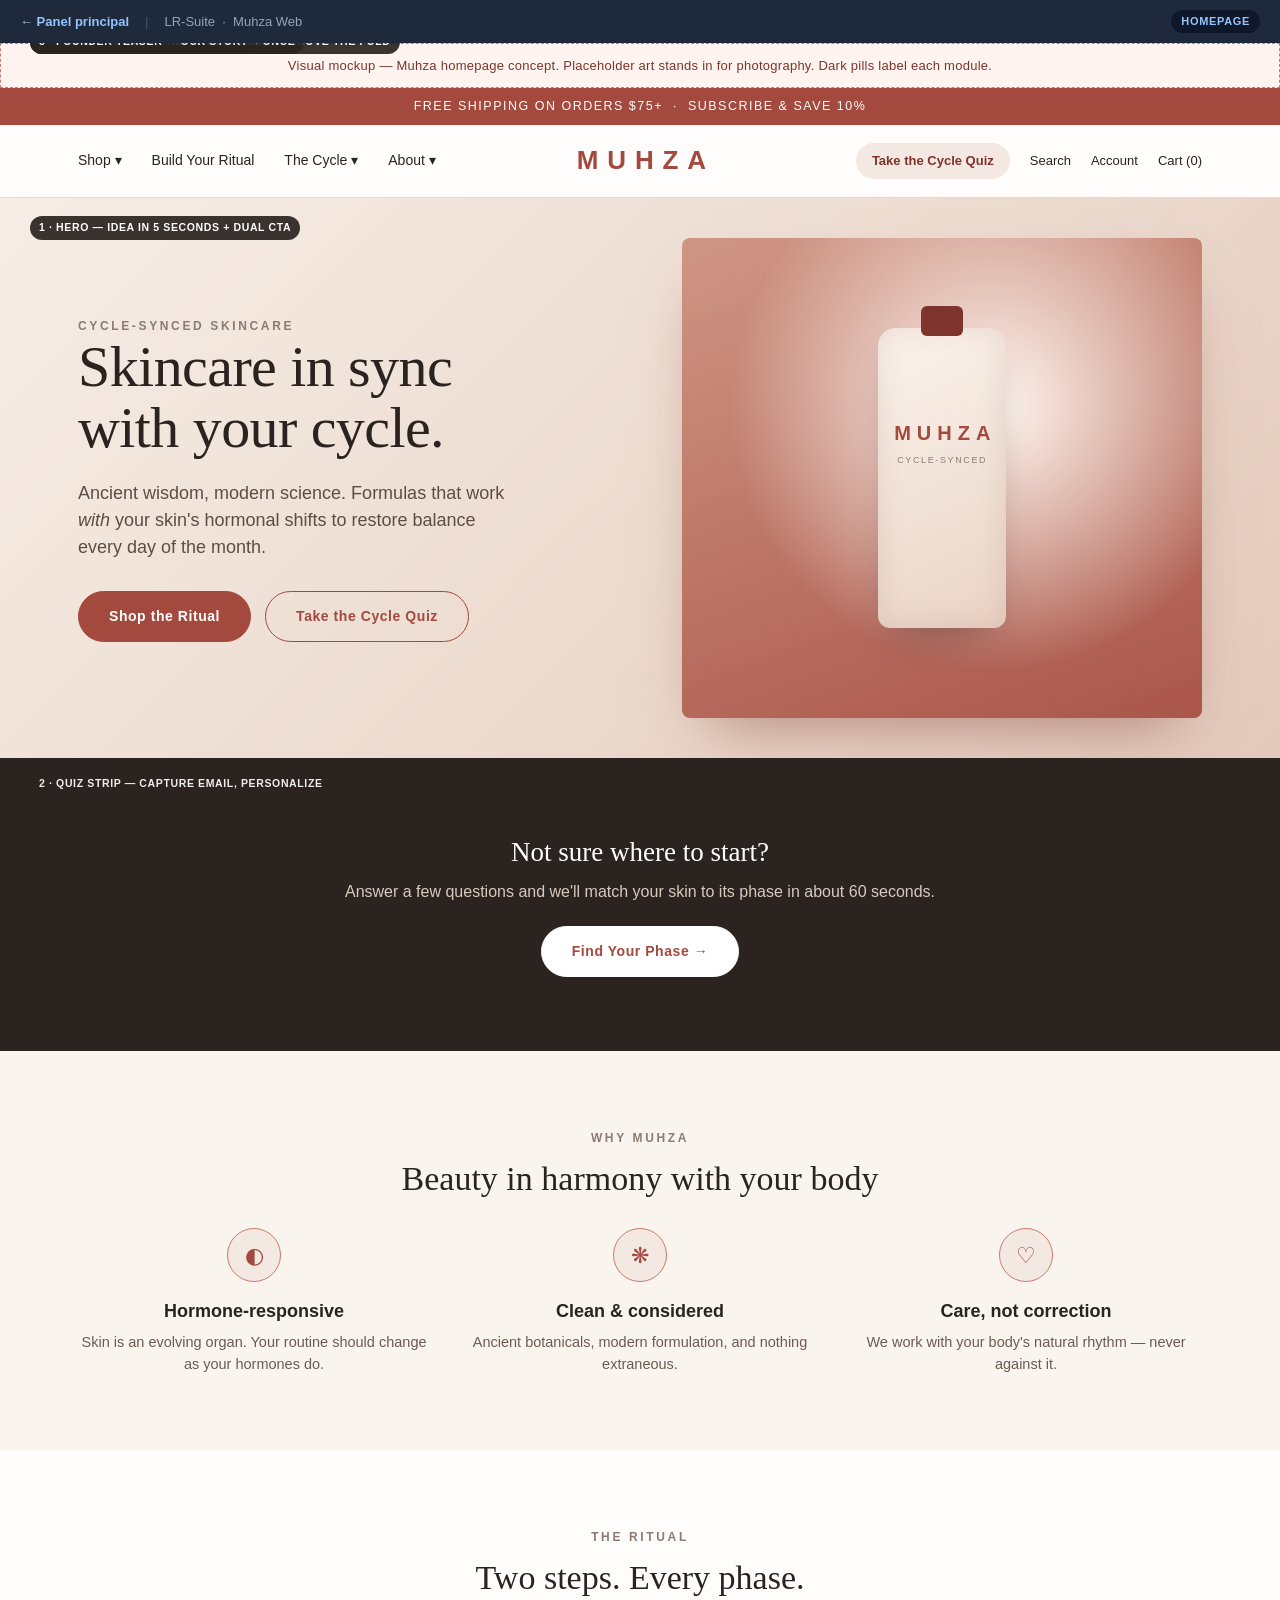
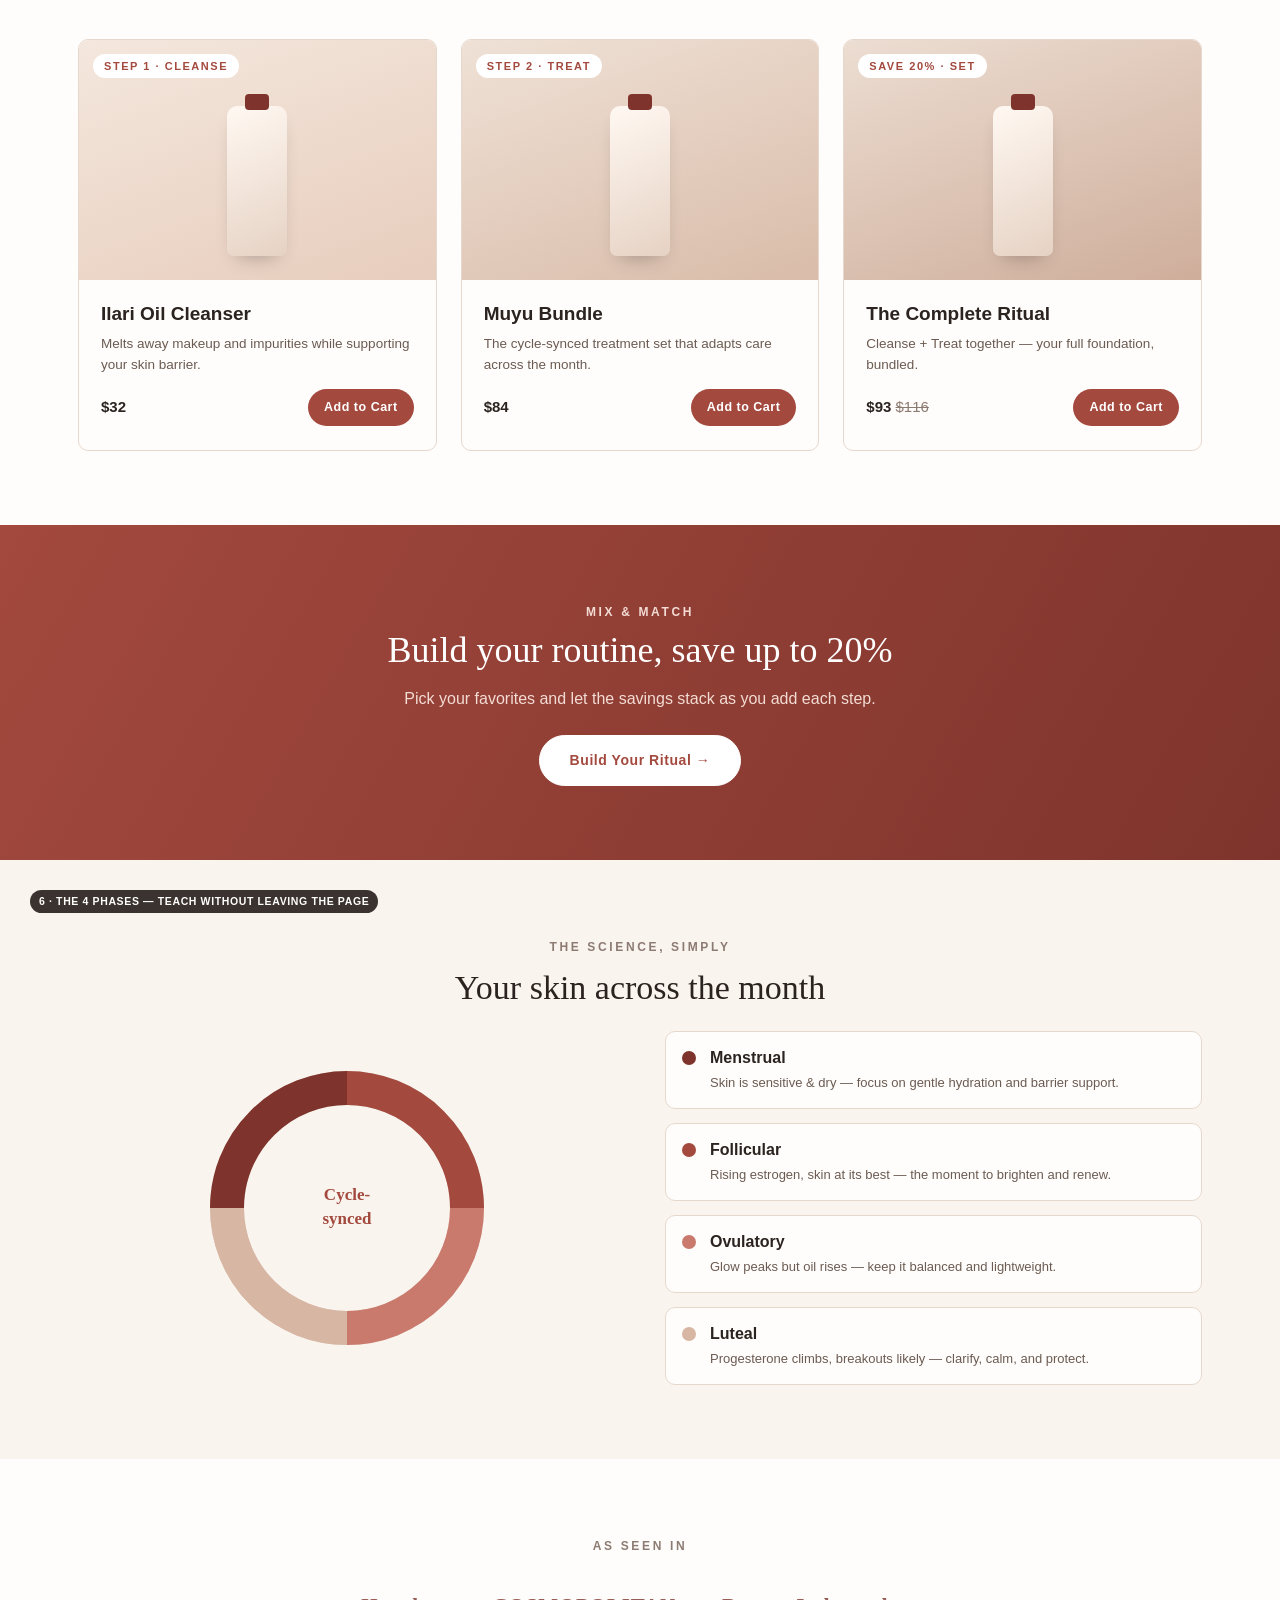
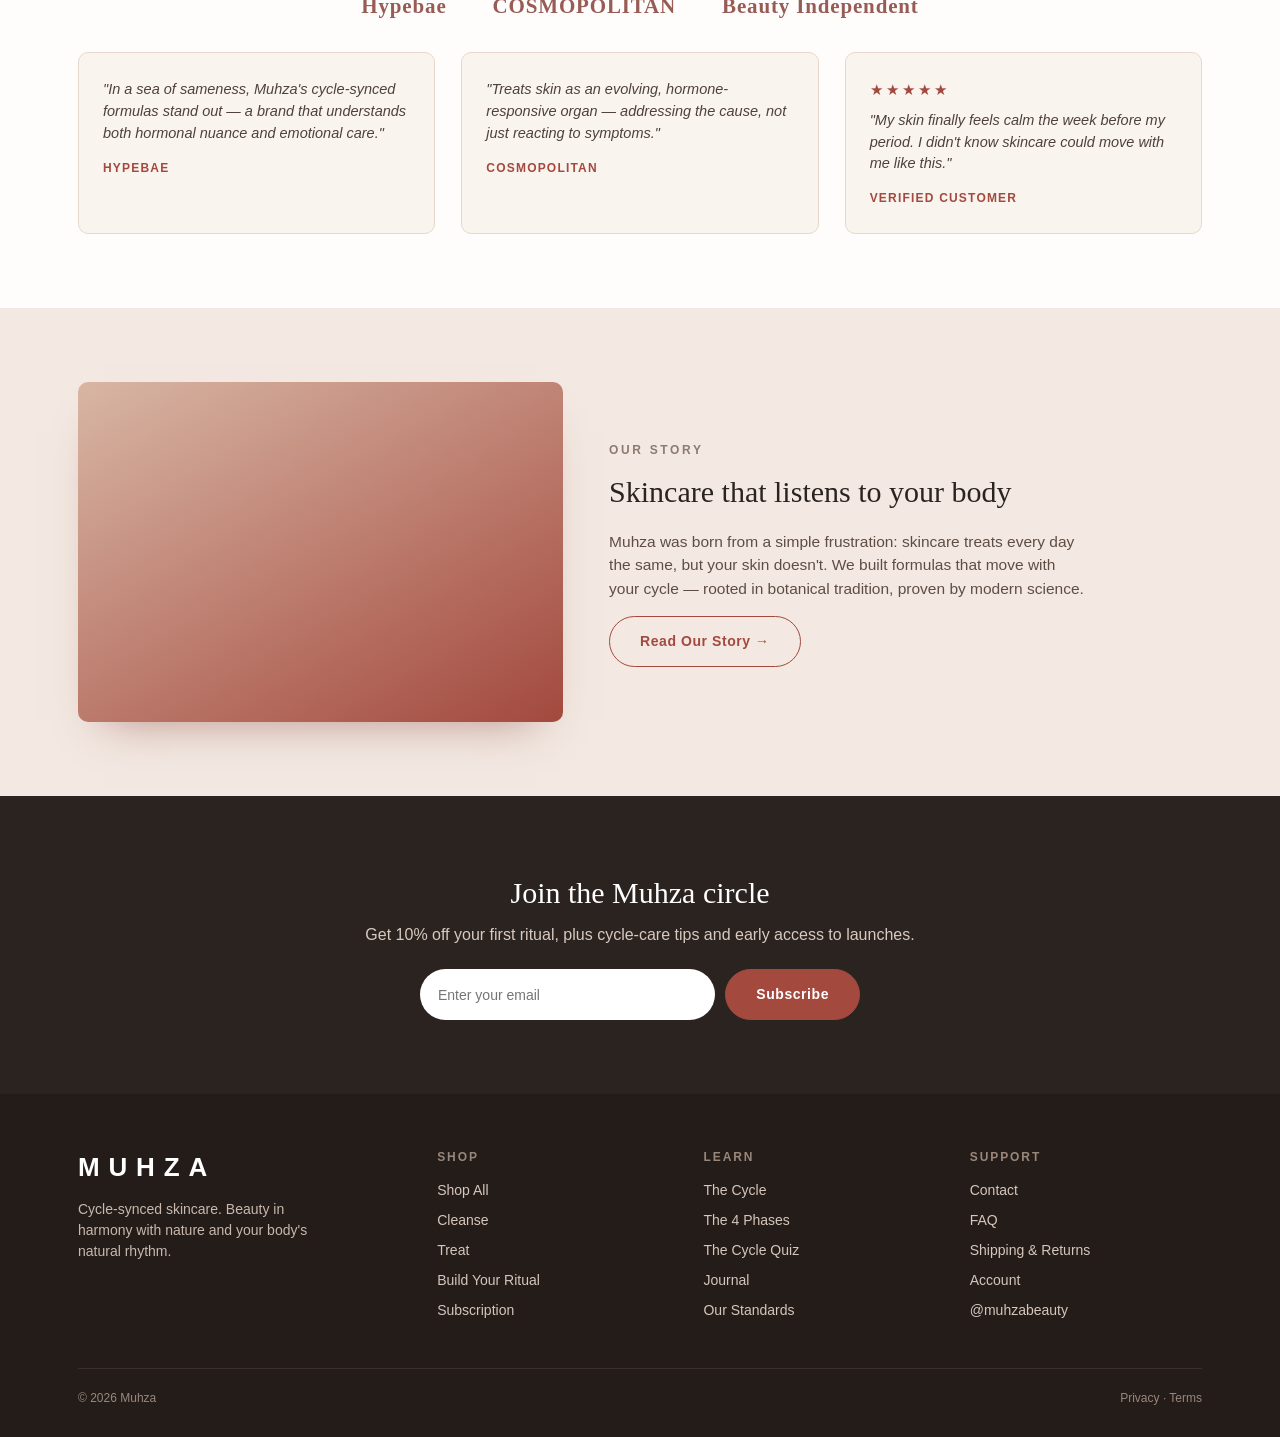
<file: Muhza_Homepage_Mockup.html>
<!DOCTYPE html>
<html lang="en">
<head>
<meta charset="UTF-8">
<meta name="viewport" content="width=device-width, initial-scale=1.0">
<title>Muhza — Homepage Mockup</title>
<style>
  :root{
    --clay:#a3493e; --clay-dk:#7e342c; --clay-lt:#c97a6d;
    --sand:#f3e9e2; --sand-lt:#faf4ef; --ink:#2b2320; --stone:#8c7b72;
    --line:#e7d8cd; --cream:#fffdfb;
  }
  *{box-sizing:border-box;margin:0;padding:0}
  body{font-family:-apple-system,"Segoe UI",Helvetica,Arial,sans-serif;color:var(--ink);background:var(--cream);line-height:1.5;-webkit-font-smoothing:antialiased}
  .serif{font-family:"Iowan Old Style","Palatino Linotype",Georgia,"Times New Roman",serif}
  a{color:inherit;text-decoration:none;cursor:pointer}
  img{max-width:100%;display:block}
  .wrap{max-width:1180px;margin:0 auto;padding:0 28px}
  .btn{display:inline-block;padding:14px 30px;border-radius:40px;font-size:14px;letter-spacing:.04em;font-weight:600;transition:.2s;border:1.5px solid var(--clay)}
  .btn-primary{background:var(--clay);color:#fff}
  .btn-primary:hover{background:var(--clay-dk);border-color:var(--clay-dk)}
  .btn-ghost{background:transparent;color:var(--clay)}
  .btn-ghost:hover{background:var(--clay);color:#fff}
  .eyebrow{font-size:12px;letter-spacing:.22em;text-transform:uppercase;color:var(--stone);font-weight:600}
  section{padding:74px 0}
  h2.title{font-size:34px;font-weight:500;line-height:1.15;margin:10px 0 6px}

  /* annotation tag */
  .tag{position:absolute;background:var(--ink);color:#fff;font-size:10.5px;letter-spacing:.06em;text-transform:uppercase;padding:4px 9px;border-radius:20px;font-weight:600;z-index:5;white-space:nowrap;opacity:.92}

  /* announcement + nav */
  .announce{background:var(--clay);color:#fff;text-align:center;font-size:12.5px;letter-spacing:.12em;text-transform:uppercase;padding:9px}
  nav{position:sticky;top:0;z-index:40;background:rgba(255,253,251,.92);backdrop-filter:blur(8px);border-bottom:1px solid var(--line)}
  .navrow{display:flex;align-items:center;justify-content:space-between;height:72px}
  .logo{font-size:26px;letter-spacing:.34em;font-weight:600;color:var(--clay)}
  .navlinks{display:flex;gap:30px;font-size:14px;font-weight:500}
  .navlinks a:hover{color:var(--clay)}
  .navicons{display:flex;gap:20px;font-size:13px;align-items:center}
  .navicons .quiz{background:var(--sand);color:var(--clay-dk);padding:8px 16px;border-radius:30px;font-weight:600}

  /* hero */
  .hero{position:relative;background:linear-gradient(135deg,#f6ede6 0%,#ecdbcf 55%,#e3c9bb 100%);overflow:hidden}
  .hero .wrap{display:grid;grid-template-columns:1.05fr .95fr;gap:30px;align-items:center;min-height:560px;padding-top:40px;padding-bottom:40px}
  .hero h1{font-size:58px;line-height:1.04;font-weight:500;letter-spacing:-.01em}
  .hero p.sub{font-size:18px;color:#5e4d44;margin:22px 0 30px;max-width:430px}
  .hero .cta{display:flex;gap:14px;flex-wrap:wrap}
  .hero-art{position:relative;height:480px;border-radius:8px;background:
     radial-gradient(circle at 60% 35%,#fff7f1 0%,transparent 60%),
     linear-gradient(160deg,#cf9685,#a3493e 120%);
     display:flex;align-items:center;justify-content:center;box-shadow:0 30px 60px -28px rgba(126,52,44,.55)}
  .bottle{width:128px;height:300px;border-radius:18px 18px 12px 12px;background:linear-gradient(155deg,#fbf3ec,#e9d4c6);position:relative;box-shadow:inset 0 0 30px rgba(126,52,44,.12),0 20px 40px -18px rgba(0,0,0,.35)}
  .bottle:before{content:"";position:absolute;top:-22px;left:50%;transform:translateX(-50%);width:42px;height:30px;border-radius:6px;background:#7e342c}
  .bottle .lbl{position:absolute;top:90px;left:50%;transform:translateX(-50%);width:96px;text-align:center}
  .bottle .lbl .m{font-size:20px;letter-spacing:.3em;color:var(--clay);font-weight:600}
  .bottle .lbl .d{font-size:9px;letter-spacing:.18em;color:var(--stone);margin-top:6px}

  /* quiz strip */
  .quizstrip{background:var(--ink);color:#fff;text-align:center;position:relative}
  .quizstrip h3{font-size:27px;font-weight:500;margin-bottom:8px}
  .quizstrip p{color:#d9cabf;margin-bottom:22px}

  /* pillars */
  .pillars{background:var(--sand-lt)}
  .pgrid{display:grid;grid-template-columns:repeat(3,1fr);gap:34px;margin-top:30px}
  .pill{text-align:center}
  .pill .ic{width:54px;height:54px;border-radius:50%;background:var(--sand);border:1.5px solid var(--clay-lt);margin:0 auto 16px;display:flex;align-items:center;justify-content:center;color:var(--clay);font-size:22px}
  .pill h4{font-size:18px;font-weight:600;margin-bottom:7px}
  .pill p{font-size:14.5px;color:#6b5b52}

  /* shop by step */
  .head-center{text-align:center;max-width:620px;margin:0 auto}
  .cards{display:grid;grid-template-columns:repeat(3,1fr);gap:24px;margin-top:42px}
  .card{background:var(--cream);border:1px solid var(--line);border-radius:10px;overflow:hidden;transition:.2s;position:relative}
  .card:hover{transform:translateY(-4px);box-shadow:0 18px 34px -22px rgba(126,52,44,.4)}
  .card .ph{height:240px;display:flex;align-items:flex-end;justify-content:center;padding:24px;position:relative}
  .card .ph.c1{background:linear-gradient(160deg,#f4e7dd,#e7cdbd)}
  .card .ph.c2{background:linear-gradient(160deg,#efe1d6,#d9bca9)}
  .card .ph.c3{background:linear-gradient(160deg,#ecddd2,#cfae9b)}
  .step-pill{position:absolute;top:14px;left:14px;font-size:11px;letter-spacing:.14em;text-transform:uppercase;background:#fff;color:var(--clay);padding:4px 11px;border-radius:20px;font-weight:600}
  .mini-bottle{width:60px;height:150px;border-radius:10px 10px 7px 7px;background:linear-gradient(155deg,#fff8f2,#e6d2c4);box-shadow:0 10px 20px -10px rgba(0,0,0,.3);position:relative}
  .mini-bottle:before{content:"";position:absolute;top:-12px;left:50%;transform:translateX(-50%);width:24px;height:16px;border-radius:4px;background:#7e342c}
  .card .body{padding:20px 22px 24px}
  .card h4{font-size:19px;font-weight:600}
  .card .desc{font-size:13.5px;color:#6b5b52;margin:6px 0 14px;min-height:38px}
  .card .row{display:flex;align-items:center;justify-content:space-between}
  .card .price{font-weight:600;font-size:15px}
  .atc{background:var(--clay);color:#fff;font-size:12.5px;font-weight:600;letter-spacing:.04em;padding:9px 16px;border-radius:24px}
  .atc:hover{background:var(--clay-dk)}

  /* build ritual banner */
  .ritual{background:linear-gradient(120deg,var(--clay),var(--clay-dk));color:#fff;text-align:center}
  .ritual h2{font-size:36px;font-weight:500;margin-bottom:10px}
  .ritual p{color:#f3dcd4;margin-bottom:24px;font-size:16px}
  .ritual .btn{border-color:#fff;background:#fff;color:var(--clay)}
  .ritual .btn:hover{background:transparent;color:#fff}

  /* cycle wheel */
  .cycle{background:var(--sand-lt);position:relative}
  .cyclegrid{display:grid;grid-template-columns:1fr 1fr;gap:50px;align-items:center;margin-top:24px}
  .phaselist{display:flex;flex-direction:column;gap:14px}
  .phase{display:flex;gap:14px;align-items:flex-start;padding:14px 16px;border-radius:10px;background:var(--cream);border:1px solid var(--line)}
  .phase .dot{width:14px;height:14px;border-radius:50%;margin-top:5px;flex:none}
  .phase h5{font-size:16px;font-weight:600}
  .phase span{font-size:13px;color:#6b5b52}

  /* proof */
  .proof{text-align:center}
  .press{display:flex;justify-content:center;gap:46px;flex-wrap:wrap;margin:34px 0 14px;align-items:center}
  .press .logo{font-size:21px;font-weight:600;letter-spacing:.04em;color:var(--clay-dk);opacity:.8;font-family:"Iowan Old Style",Georgia,serif}
  .quotes{display:grid;grid-template-columns:repeat(3,1fr);gap:26px;margin-top:30px}
  .quote{background:var(--sand-lt);border:1px solid var(--line);border-radius:10px;padding:26px 24px;text-align:left}
  .quote p{font-size:14.5px;font-style:italic;color:#4f413a}
  .quote .src{display:block;margin-top:14px;font-size:12px;letter-spacing:.1em;text-transform:uppercase;color:var(--clay);font-weight:600;font-style:normal}
  .stars{color:var(--clay);letter-spacing:3px;font-size:15px;margin-bottom:8px}

  /* founder */
  .founder{background:var(--sand)}
  .fgrid{display:grid;grid-template-columns:.9fr 1.1fr;gap:46px;align-items:center}
  .fart{height:340px;border-radius:10px;background:linear-gradient(150deg,#d8b6a4,#a3493e);box-shadow:0 24px 44px -26px rgba(126,52,44,.5)}
  .founder h2{font-size:30px;font-weight:500;margin:8px 0 16px}
  .founder p{color:#5e4d44;font-size:15.5px;margin-bottom:16px;max-width:480px}

  /* email */
  .email{background:var(--ink);color:#fff;text-align:center}
  .email h2{font-size:30px;font-weight:500;margin-bottom:8px}
  .email p{color:#d9cabf;margin-bottom:22px}
  .emailform{display:flex;gap:10px;max-width:440px;margin:0 auto}
  .emailform input{flex:1;padding:14px 18px;border-radius:30px;border:none;font-size:14px}
  .emailform .btn{background:var(--clay);color:#fff;border-color:var(--clay)}

  /* footer */
  footer{background:#231c19;padding:54px 0 30px;color:#c9b8ad}
  .fcols{display:grid;grid-template-columns:1.4fr 1fr 1fr 1fr;gap:34px}
  footer .logo{color:#fff;margin-bottom:12px}
  footer h6{font-size:12px;letter-spacing:.16em;text-transform:uppercase;color:#9a877c;margin-bottom:14px}
  footer a{display:block;font-size:14px;margin-bottom:9px;color:#d6c6bb}
  footer a:hover{color:#fff}
  .fbase{border-top:1px solid #3a2f2a;margin-top:38px;padding-top:20px;font-size:12px;color:#9a877c;display:flex;justify-content:space-between;flex-wrap:wrap;gap:8px}

  .note{background:#fff4ef;border:1px dashed var(--clay-lt);color:var(--clay-dk);font-size:13px;text-align:center;padding:12px;letter-spacing:.02em}
  @media(max-width:860px){
    .hero .wrap,.cyclegrid,.fgrid{grid-template-columns:1fr}
    .hero-art{height:320px}.hero h1{font-size:42px}
    .pgrid,.cards,.quotes{grid-template-columns:1fr}
    .navlinks{display:none}.fcols{grid-template-columns:1fr 1fr}
  }
</style>
</head>
<body>

<div style="position:sticky;top:0;z-index:100;background:#1e293b;color:#e2e8f0;display:flex;align-items:center;gap:16px;padding:10px 20px;font-size:13px;font-family:-apple-system,'Segoe UI',sans-serif;">
  <a href="index.html" style="color:#93c5fd;font-weight:600;text-decoration:none;display:flex;align-items:center;gap:6px;">&#8592; Panel principal</a>
  <span style="color:#475569;">|</span>
  <span style="color:#94a3b8;">LR-Suite &nbsp;·&nbsp; Muhza Web</span>
  <span style="margin-left:auto;background:#0f172a;color:#93c5fd;padding:3px 10px;border-radius:20px;font-size:11px;font-weight:700;letter-spacing:.06em;">HOMEPAGE</span>
</div>
<div class="note">Visual mockup — Muhza homepage concept. Placeholder art stands in for photography. Dark pills label each module.</div>

<div class="announce">Free shipping on orders $75+ &nbsp;·&nbsp; Subscribe &amp; save 10%</div>

<nav>
  <div class="wrap navrow">
    <div class="navlinks">
      <a>Shop ▾</a><a>Build Your Ritual</a><a>The Cycle ▾</a><a>About ▾</a>
    </div>
    <div class="logo">MUHZA</div>
    <div class="navicons">
      <a class="quiz">Take the Cycle Quiz</a><a>Search</a><a>Account</a><a>Cart (0)</a>
    </div>
  </div>
</nav>

<!-- HERO -->
<header class="hero">
  <span class="tag" style="top:18px;left:30px">1 · HERO — idea in 5 seconds + dual CTA</span>
  <div class="wrap">
    <div>
      <span class="eyebrow">Cycle-synced skincare</span>
      <h1 class="serif">Skincare in sync<br>with your cycle.</h1>
      <p class="sub">Ancient wisdom, modern science. Formulas that work <em>with</em> your skin's hormonal shifts to restore balance every day of the month.</p>
      <div class="cta">
        <a class="btn btn-primary">Shop the Ritual</a>
        <a class="btn btn-ghost">Take the Cycle Quiz</a>
      </div>
    </div>
    <div class="hero-art">
      <div class="bottle"><div class="lbl"><div class="m">MUHZA</div><div class="d">CYCLE-SYNCED</div></div></div>
    </div>
  </div>
</header>

<!-- QUIZ STRIP -->
<section class="quizstrip">
  <span class="tag" style="top:14px;left:30px">2 · QUIZ STRIP — capture email, personalize</span>
  <div class="wrap">
    <h3 class="serif">Not sure where to start?</h3>
    <p>Answer a few questions and we'll match your skin to its phase in about 60 seconds.</p>
    <a class="btn btn-primary" style="border-color:#fff;background:#fff;color:var(--clay)">Find Your Phase →</a>
  </div>
</section>

<!-- PILLARS -->
<section class="pillars">
  <span class="tag" style="top:14px;left:30px">3 · THE IDEA — three pillars</span>
  <div class="wrap">
    <div class="head-center">
      <span class="eyebrow">Why Muhza</span>
      <h2 class="title serif">Beauty in harmony with your body</h2>
    </div>
    <div class="pgrid">
      <div class="pill"><div class="ic">◐</div><h4>Hormone-responsive</h4><p>Skin is an evolving organ. Your routine should change as your hormones do.</p></div>
      <div class="pill"><div class="ic">❋</div><h4>Clean &amp; considered</h4><p>Ancient botanicals, modern formulation, and nothing extraneous.</p></div>
      <div class="pill"><div class="ic">♡</div><h4>Care, not correction</h4><p>We work with your body's natural rhythm — never against it.</p></div>
    </div>
  </div>
</section>

<!-- SHOP BY STEP -->
<section>
  <span class="tag" style="top:30px;left:30px">4 · SHOP BY STEP — priced add-to-cart above the fold</span>
  <div class="wrap">
    <div class="head-center">
      <span class="eyebrow">The ritual</span>
      <h2 class="title serif">Two steps. Every phase.</h2>
    </div>
    <div class="cards">
      <div class="card">
        <div class="ph c1"><span class="step-pill">Step 1 · Cleanse</span><div class="mini-bottle"></div></div>
        <div class="body">
          <h4>Ilari Oil Cleanser</h4>
          <p class="desc">Melts away makeup and impurities while supporting your skin barrier.</p>
          <div class="row"><span class="price">$32</span><a class="atc">Add to Cart</a></div>
        </div>
      </div>
      <div class="card">
        <div class="ph c2"><span class="step-pill">Step 2 · Treat</span><div class="mini-bottle"></div></div>
        <div class="body">
          <h4>Muyu Bundle</h4>
          <p class="desc">The cycle-synced treatment set that adapts care across the month.</p>
          <div class="row"><span class="price">$84</span><a class="atc">Add to Cart</a></div>
        </div>
      </div>
      <div class="card">
        <div class="ph c3"><span class="step-pill">Save 20% · Set</span><div class="mini-bottle"></div></div>
        <div class="body">
          <h4>The Complete Ritual</h4>
          <p class="desc">Cleanse + Treat together — your full foundation, bundled.</p>
          <div class="row"><span class="price">$93 <span style="color:var(--stone);text-decoration:line-through;font-weight:400">$116</span></span><a class="atc">Add to Cart</a></div>
        </div>
      </div>
    </div>
  </div>
</section>

<!-- BUILD RITUAL -->
<section class="ritual">
  <span class="tag" style="top:14px;left:30px;background:#fff;color:var(--clay)">5 · BUILD YOUR RITUAL — raise order value</span>
  <div class="wrap">
    <span class="eyebrow" style="color:#f3dcd4">Mix &amp; match</span>
    <h2 class="serif">Build your routine, save up to 20%</h2>
    <p>Pick your favorites and let the savings stack as you add each step.</p>
    <a class="btn">Build Your Ritual →</a>
  </div>
</section>

<!-- CYCLE WHEEL -->
<section class="cycle">
  <span class="tag" style="top:30px;left:30px">6 · THE 4 PHASES — teach without leaving the page</span>
  <div class="wrap">
    <div class="head-center">
      <span class="eyebrow">The science, simply</span>
      <h2 class="title serif">Your skin across the month</h2>
    </div>
    <div class="cyclegrid">
      <div style="display:flex;justify-content:center">
        <svg viewBox="0 0 300 300" width="300" height="300" aria-label="Cycle wheel">
          <circle cx="150" cy="150" r="120" fill="none" stroke="#e7d8cd" stroke-width="34"/>
          <path d="M150 30 A120 120 0 0 1 270 150" fill="none" stroke="#a3493e" stroke-width="34"/>
          <path d="M270 150 A120 120 0 0 1 150 270" fill="none" stroke="#c97a6d" stroke-width="34"/>
          <path d="M150 270 A120 120 0 0 1 30 150" fill="none" stroke="#d8b6a4" stroke-width="34"/>
          <path d="M30 150 A120 120 0 0 1 150 30" fill="none" stroke="#7e342c" stroke-width="34"/>
          <text x="150" y="142" text-anchor="middle" font-size="17" font-weight="600" fill="#a3493e" font-family="Georgia,serif">Cycle-</text>
          <text x="150" y="166" text-anchor="middle" font-size="17" font-weight="600" fill="#a3493e" font-family="Georgia,serif">synced</text>
        </svg>
      </div>
      <div class="phaselist">
        <div class="phase"><span class="dot" style="background:#7e342c"></span><div><h5>Menstrual</h5><span>Skin is sensitive &amp; dry — focus on gentle hydration and barrier support.</span></div></div>
        <div class="phase"><span class="dot" style="background:#a3493e"></span><div><h5>Follicular</h5><span>Rising estrogen, skin at its best — the moment to brighten and renew.</span></div></div>
        <div class="phase"><span class="dot" style="background:#c97a6d"></span><div><h5>Ovulatory</h5><span>Glow peaks but oil rises — keep it balanced and lightweight.</span></div></div>
        <div class="phase"><span class="dot" style="background:#d8b6a4"></span><div><h5>Luteal</h5><span>Progesterone climbs, breakouts likely — clarify, calm, and protect.</span></div></div>
      </div>
    </div>
  </div>
</section>

<!-- PROOF -->
<section class="proof">
  <span class="tag" style="top:30px;left:30px">7 · PROOF — press + reviews, used once</span>
  <div class="wrap">
    <span class="eyebrow">As seen in</span>
    <div class="press">
      <span class="logo">Hypebae</span><span class="logo">COSMOPOLITAN</span><span class="logo">Beauty Independent</span>
    </div>
    <div class="quotes">
      <div class="quote"><p>"In a sea of sameness, Muhza's cycle-synced formulas stand out — a brand that understands both hormonal nuance and emotional care."</p><span class="src">Hypebae</span></div>
      <div class="quote"><p>"Treats skin as an evolving, hormone-responsive organ — addressing the cause, not just reacting to symptoms."</p><span class="src">Cosmopolitan</span></div>
      <div class="quote"><div class="stars">★★★★★</div><p>"My skin finally feels calm the week before my period. I didn't know skincare could move with me like this."</p><span class="src">Verified customer</span></div>
    </div>
  </div>
</section>

<!-- FOUNDER -->
<section class="founder">
  <span class="tag" style="top:30px;left:30px">8 · FOUNDER TEASER → Our Story</span>
  <div class="wrap fgrid">
    <div class="fart"></div>
    <div>
      <span class="eyebrow">Our story</span>
      <h2 class="serif">Skincare that listens to your body</h2>
      <p>Muhza was born from a simple frustration: skincare treats every day the same, but your skin doesn't. We built formulas that move with your cycle — rooted in botanical tradition, proven by modern science.</p>
      <a class="btn btn-ghost">Read Our Story →</a>
    </div>
  </div>
</section>

<!-- EMAIL -->
<section class="email">
  <span class="tag" style="top:14px;left:30px">9 · EMAIL CAPTURE — 10% offer</span>
  <div class="wrap">
    <h2 class="serif">Join the Muhza circle</h2>
    <p>Get 10% off your first ritual, plus cycle-care tips and early access to launches.</p>
    <div class="emailform"><input placeholder="Enter your email"><a class="btn">Subscribe</a></div>
  </div>
</section>

<!-- FOOTER -->
<footer>
  <div class="wrap">
    <div class="fcols">
      <div>
        <div class="logo">MUHZA</div>
        <p style="font-size:14px;max-width:240px">Cycle-synced skincare. Beauty in harmony with nature and your body's natural rhythm.</p>
      </div>
      <div><h6>Shop</h6><a>Shop All</a><a>Cleanse</a><a>Treat</a><a>Build Your Ritual</a><a>Subscription</a></div>
      <div><h6>Learn</h6><a>The Cycle</a><a>The 4 Phases</a><a>The Cycle Quiz</a><a>Journal</a><a>Our Standards</a></div>
      <div><h6>Support</h6><a>Contact</a><a>FAQ</a><a>Shipping &amp; Returns</a><a>Account</a><a>@muhzabeauty</a></div>
    </div>
    <div class="fbase"><span>© 2026 Muhza</span><span>Privacy · Terms</span></div>
  </div>
</footer>

</body>
</html>
</file>
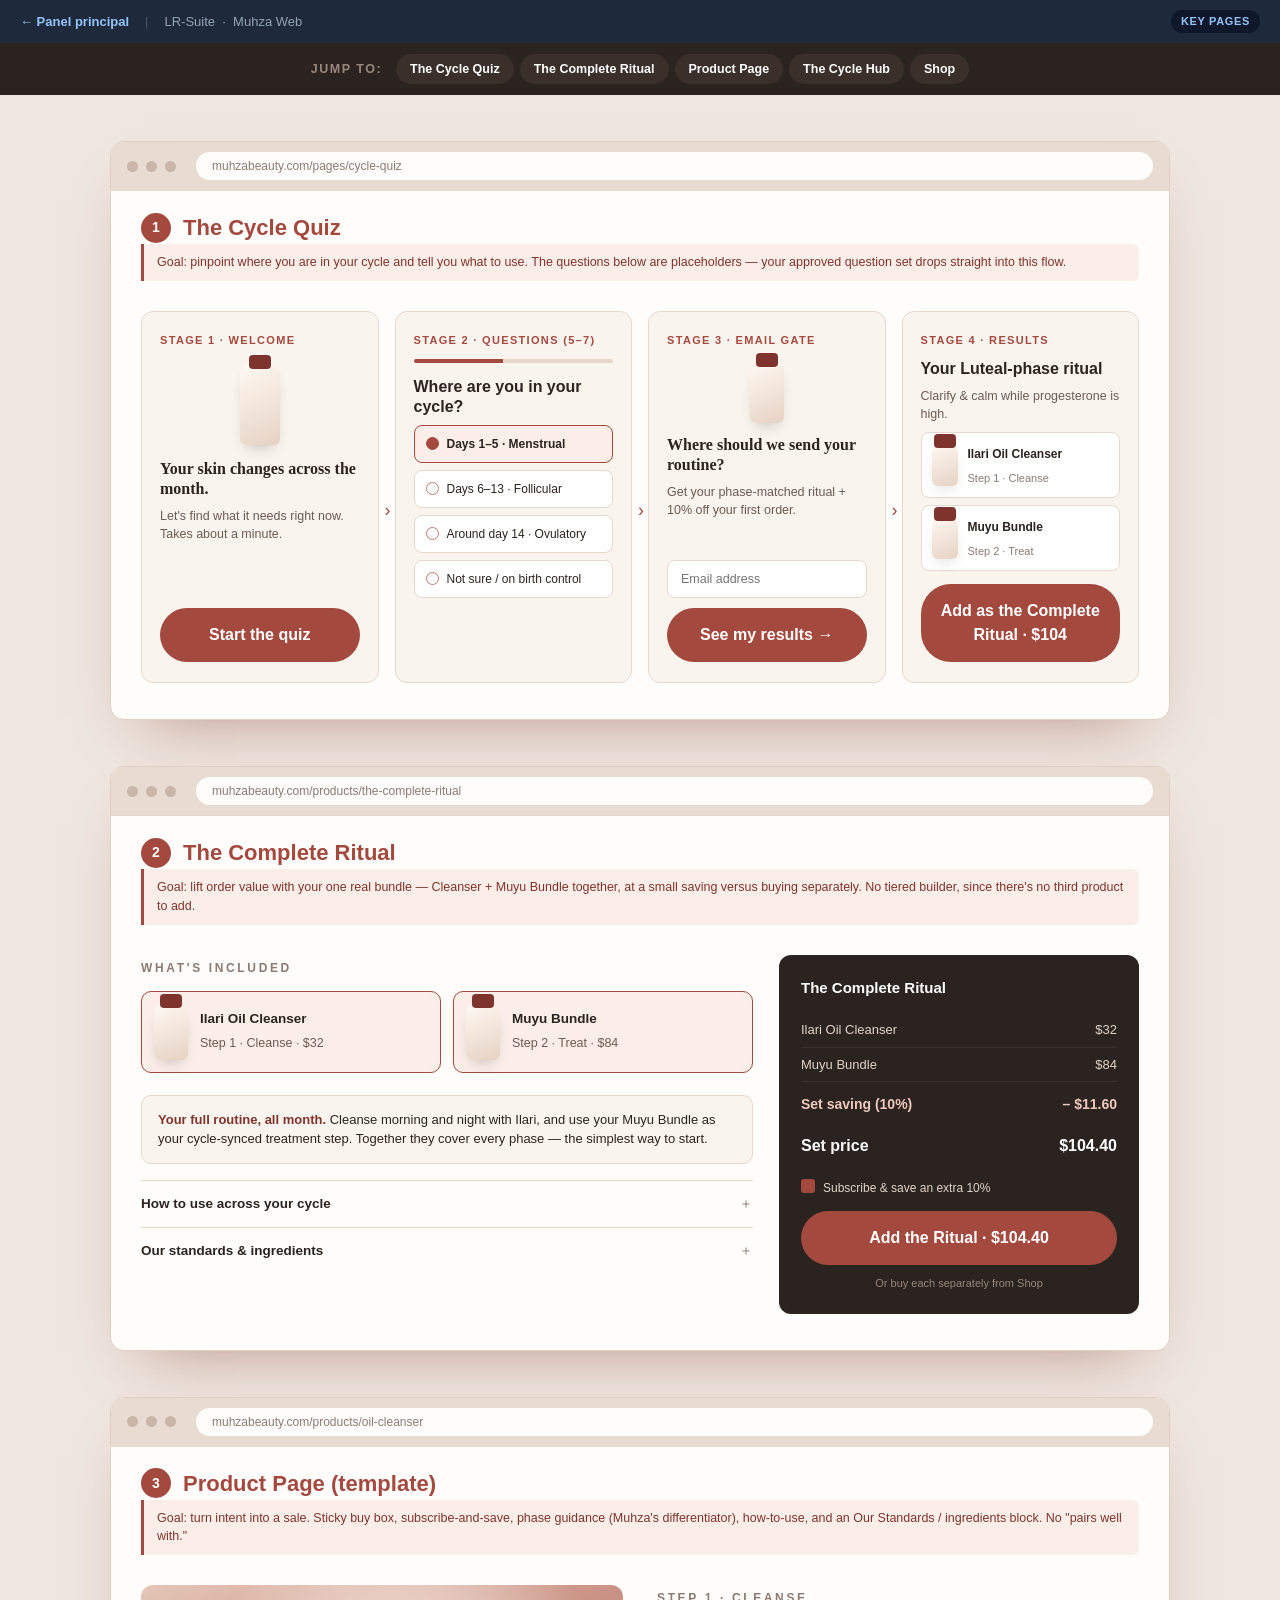
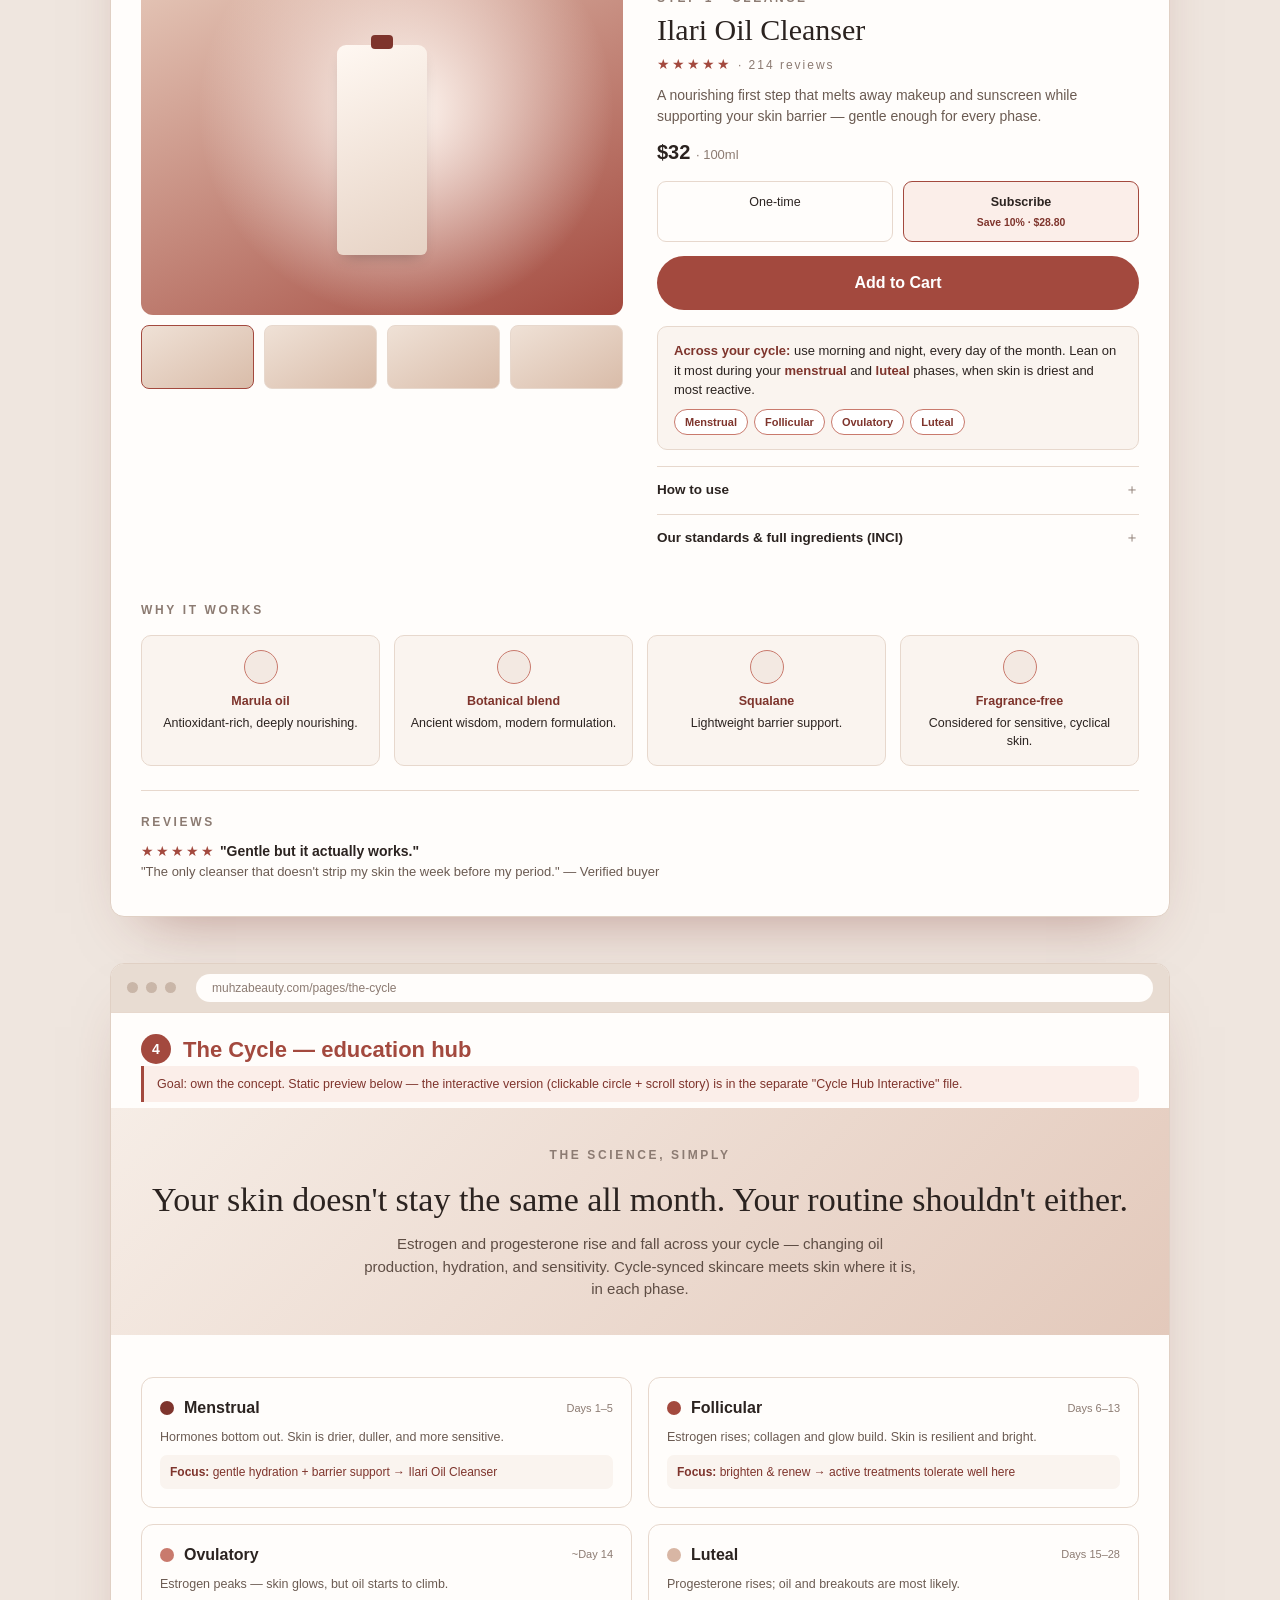
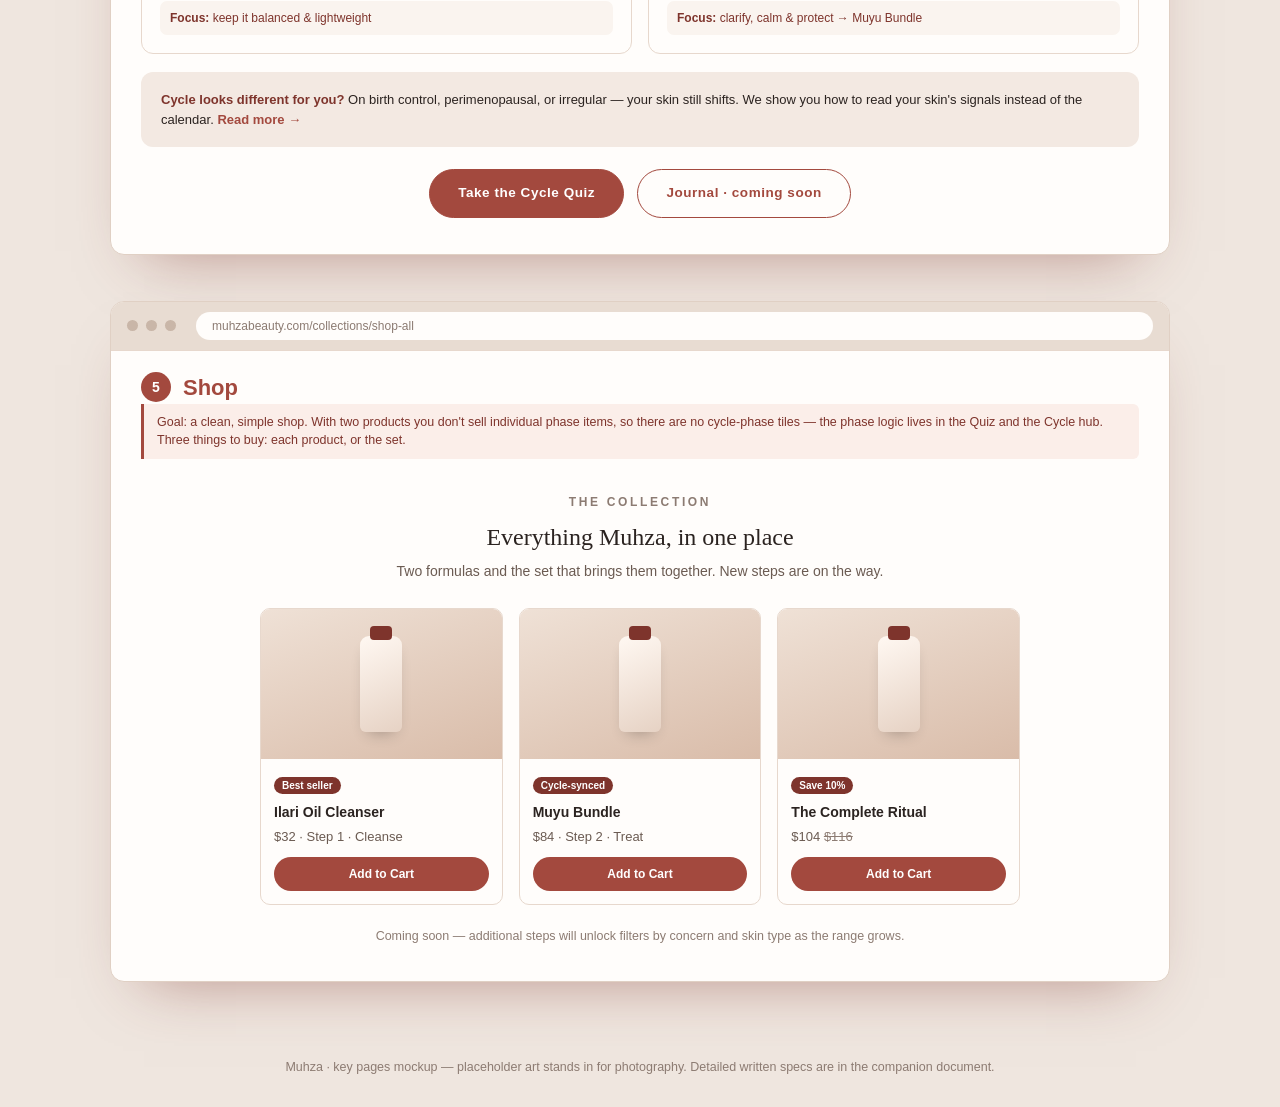
<file: Muhza_Key_Pages_Mockup.html>
<!DOCTYPE html>
<html lang="en">
<head>
<meta charset="UTF-8">
<meta name="viewport" content="width=device-width, initial-scale=1.0">
<title>Muhza — Key Pages Mockup</title>
<style>
  :root{
    --clay:#a3493e;--clay-dk:#7e342c;--clay-lt:#c97a6d;
    --sand:#f3e9e2;--sand-lt:#faf4ef;--ink:#2b2320;--stone:#8c7b72;
    --line:#e7d8cd;--cream:#fffdfb;--ok:#5b7a52;
  }
  *{box-sizing:border-box;margin:0;padding:0}
  body{font-family:-apple-system,"Segoe UI",Helvetica,Arial,sans-serif;color:var(--ink);background:#efe6df;line-height:1.5;-webkit-font-smoothing:antialiased}
  .serif{font-family:"Iowan Old Style","Palatino Linotype",Georgia,"Times New Roman",serif}
  a{color:inherit;text-decoration:none;cursor:pointer}
  .eyebrow{font-size:12px;letter-spacing:.22em;text-transform:uppercase;color:var(--stone);font-weight:600}
  .btn{display:inline-block;padding:13px 28px;border-radius:40px;font-size:13.5px;letter-spacing:.04em;font-weight:600;border:1.5px solid var(--clay);transition:.2s}
  .btn-primary{background:var(--clay);color:#fff}.btn-primary:hover{background:var(--clay-dk)}
  .btn-ghost{background:transparent;color:var(--clay)}.btn-ghost:hover{background:var(--clay);color:#fff}
  .btn-full{display:block;width:100%;text-align:center;padding:15px;border-radius:30px;background:var(--clay);color:#fff;font-weight:600;border:none}

  /* page jump nav */
  .jump{position:sticky;top:0;z-index:60;background:var(--ink);color:#fff;display:flex;gap:6px;justify-content:center;flex-wrap:wrap;padding:11px 14px;font-size:12.5px}
  .jump span{color:#9a877c;margin-right:8px;letter-spacing:.12em;text-transform:uppercase;font-weight:600;align-self:center}
  .jump a{padding:6px 14px;border-radius:20px;background:#3a2f2a;font-weight:600}
  .jump a:hover{background:var(--clay)}

  /* screen frame */
  .screen{max-width:1060px;margin:46px auto;background:var(--cream);border-radius:14px;overflow:hidden;box-shadow:0 30px 60px -34px rgba(126,52,44,.5);border:1px solid #e0d0c4}
  .browserbar{background:#e8dcd2;padding:10px 16px;display:flex;align-items:center;gap:8px;border-bottom:1px solid var(--line)}
  .browserbar i{width:11px;height:11px;border-radius:50%;background:#c9b6a8;display:inline-block}
  .browserbar .url{margin-left:12px;background:#fffdfb;border-radius:20px;padding:5px 16px;font-size:12px;color:var(--stone);flex:1}
  .screen-title{display:flex;align-items:center;gap:12px;padding:20px 30px 0}
  .screen-title h2{font-size:22px;font-weight:600;color:var(--clay)}
  .screen-title .num{background:var(--clay);color:#fff;width:30px;height:30px;border-radius:50%;display:flex;align-items:center;justify-content:center;font-weight:700;font-size:14px;flex:none}
  .screen-body{padding:24px 30px 36px}
  .anno{font-size:12.5px;color:var(--clay-dk);background:#fbeee9;border-left:3px solid var(--clay);padding:9px 13px;border-radius:0 6px 6px 0;margin:0 30px 6px}

  .navbar{display:flex;align-items:center;justify-content:space-between;padding:16px 30px;border-bottom:1px solid var(--line)}
  .navbar .logo{font-size:20px;letter-spacing:.3em;font-weight:600;color:var(--clay)}
  .navbar .nl{display:flex;gap:20px;font-size:13px;font-weight:500;color:#5e4d44}

  /* mini bottle */
  .mb{border-radius:9px 9px 6px 6px;background:linear-gradient(155deg,#fff8f2,#e6d2c4);box-shadow:0 8px 16px -8px rgba(0,0,0,.3);position:relative}
  .mb:before{content:"";position:absolute;top:-10px;left:50%;transform:translateX(-50%);width:22px;height:14px;border-radius:4px;background:#7e342c}

  /* ---- QUIZ flow ---- */
  .qflow{display:grid;grid-template-columns:repeat(4,1fr);gap:16px}
  .qcard{background:var(--sand-lt);border:1px solid var(--line);border-radius:12px;padding:20px 18px;display:flex;flex-direction:column;position:relative}
  .qstep{font-size:11px;letter-spacing:.12em;text-transform:uppercase;color:var(--clay);font-weight:700;margin-bottom:10px}
  .qcard h4{font-size:16px;font-weight:600;margin-bottom:8px;line-height:1.25}
  .qcard p{font-size:12.5px;color:#6b5b52;margin-bottom:12px}
  .qopt{background:#fff;border:1px solid var(--line);border-radius:8px;padding:9px 11px;font-size:12px;margin-bottom:7px;display:flex;align-items:center;gap:8px}
  .qopt.sel{border-color:var(--clay);background:#fbeee9;font-weight:600}
  .qopt .rd{width:13px;height:13px;border-radius:50%;border:1.5px solid var(--clay-lt);flex:none}
  .qopt.sel .rd{background:var(--clay);border-color:var(--clay)}
  .qprog{height:4px;background:var(--line);border-radius:4px;margin-bottom:14px;overflow:hidden}
  .qprog i{display:block;height:100%;background:var(--clay)}
  .qarrow{position:absolute;right:-13px;top:50%;color:var(--clay);font-size:18px;z-index:3}
  .inp{width:100%;padding:11px 13px;border:1px solid var(--line);border-radius:8px;font-size:12.5px;margin-bottom:10px;background:#fff}
  .routine-item{display:flex;gap:10px;align-items:center;background:#fff;border:1px solid var(--line);border-radius:8px;padding:8px 10px;margin-bottom:7px}
  .routine-item .mb{width:26px;height:42px}
  .routine-item small{font-size:11px;color:var(--stone)}

  /* ---- BUILD RITUAL ---- */
  .build{display:grid;grid-template-columns:1.7fr 1fr;gap:26px}
  .step-block{margin-bottom:22px}
  .step-block .lbl{display:flex;align-items:center;gap:10px;margin-bottom:12px}
  .step-block .lbl b{font-size:15px}
  .step-block .lbl .n{background:var(--sand);color:var(--clay-dk);width:24px;height:24px;border-radius:50%;display:flex;align-items:center;justify-content:center;font-size:12px;font-weight:700}
  .opt-row{display:grid;grid-template-columns:repeat(2,1fr);gap:12px}
  .prod-opt{border:1px solid var(--line);border-radius:10px;padding:12px;display:flex;gap:12px;align-items:center;background:var(--sand-lt);cursor:pointer}
  .prod-opt.added{border-color:var(--clay);background:#fbeee9}
  .prod-opt .mb{width:34px;height:56px;flex:none}
  .prod-opt h5{font-size:13.5px;font-weight:600}
  .prod-opt .pr{font-size:12.5px;color:#6b5b52}
  .prod-opt .add{margin-left:auto;font-size:11px;font-weight:700;color:#fff;background:var(--clay);border-radius:20px;padding:5px 11px}
  .prod-opt.added .add{background:var(--ok)}
  .summary{background:var(--ink);color:#fff;border-radius:12px;padding:22px;align-self:start;position:sticky;top:70px}
  .summary h4{font-size:15px;margin-bottom:14px;font-weight:600}
  .sum-line{display:flex;justify-content:space-between;font-size:13px;padding:7px 0;border-bottom:1px solid #3a2f2a;color:#e2d3c8}
  .meter{background:#3a2f2a;border-radius:8px;padding:12px;margin:14px 0;font-size:12px;color:#f3dcd4}
  .meter .bar{height:6px;background:#5a4a42;border-radius:5px;margin-top:8px;overflow:hidden}
  .meter .bar i{display:block;height:100%;width:66%;background:var(--clay-lt)}
  .save-row{display:flex;justify-content:space-between;font-size:14px;font-weight:700;color:#f0c9bd;margin:12px 0}

  /* ---- PDP ---- */
  .pdp{display:grid;grid-template-columns:1fr 1fr;gap:34px}
  .gallery .main{height:330px;border-radius:12px;background:radial-gradient(circle at 55% 38%,#fff7f1,transparent 62%),linear-gradient(155deg,#e4c5b6,#a3493e);display:flex;align-items:center;justify-content:center}
  .gallery .main .mb{width:90px;height:210px}
  .thumbs{display:flex;gap:10px;margin-top:10px}
  .thumbs div{flex:1;height:64px;border-radius:8px;background:linear-gradient(150deg,#efe1d6,#d9bca9);border:1px solid var(--line)}
  .thumbs div:first-child{border-color:var(--clay)}
  .buybox h1{font-size:30px;font-weight:500;line-height:1.1;margin:4px 0 8px}
  .buybox .price{font-size:20px;font-weight:600;margin:10px 0}
  .stars{color:var(--clay);letter-spacing:2px;font-size:14px}
  .subtoggle{display:flex;gap:10px;margin:14px 0}
  .subtoggle div{flex:1;border:1px solid var(--line);border-radius:9px;padding:11px;font-size:12.5px;text-align:center}
  .subtoggle div.on{border-color:var(--clay);background:#fbeee9;font-weight:600}
  .subtoggle small{display:block;color:var(--clay-dk);font-weight:700;margin-top:3px}
  .phase-box{background:var(--sand-lt);border:1px solid var(--line);border-radius:10px;padding:14px 16px;margin:16px 0;font-size:13px}
  .phase-box b{color:var(--clay-dk)}
  .phase-chips{display:flex;gap:6px;margin-top:9px;flex-wrap:wrap}
  .chip{font-size:11px;padding:4px 10px;border-radius:20px;background:#fff;border:1px solid var(--clay-lt);color:var(--clay-dk);font-weight:600}
  .acc{border-top:1px solid var(--line);padding:13px 0;font-size:13.5px;display:flex;justify-content:space-between;font-weight:600}
  .acc span{color:var(--stone);font-weight:400}
  .pdp-extra{padding:0 30px 34px}
  .ingrids{display:grid;grid-template-columns:repeat(4,1fr);gap:14px;margin-top:14px}
  .ingr{background:var(--sand-lt);border:1px solid var(--line);border-radius:10px;padding:14px;text-align:center;font-size:12.5px}
  .ingr .d{width:34px;height:34px;border-radius:50%;background:var(--sand);margin:0 auto 8px;border:1px solid var(--clay-lt)}
  .ingr b{display:block;margin-bottom:3px;color:var(--clay-dk)}

  /* ---- CYCLE HUB ---- */
  .hub-hero{background:linear-gradient(135deg,#f6ede6,#e3c9bb);padding:34px 30px;border-radius:0;text-align:center}
  .hub-hero h1{font-size:34px;font-weight:500;margin:8px 0}
  .hub-hero p{max-width:560px;margin:0 auto;color:#5e4d44;font-size:15px}
  .phase-grid{display:grid;grid-template-columns:repeat(2,1fr);gap:16px;margin-top:18px}
  .phase-card{border:1px solid var(--line);border-radius:12px;padding:18px;background:var(--cream)}
  .phase-card .top{display:flex;align-items:center;gap:10px;margin-bottom:8px}
  .phase-card .dot{width:14px;height:14px;border-radius:50%}
  .phase-card h4{font-size:16px;font-weight:600}
  .phase-card .days{font-size:11px;color:var(--stone);margin-left:auto}
  .phase-card p{font-size:12.5px;color:#6b5b52;margin-bottom:8px}
  .phase-card .rec{font-size:12px;background:var(--sand-lt);border-radius:7px;padding:8px 10px;color:var(--clay-dk)}
  .special{background:var(--sand);border-radius:12px;padding:18px 20px;margin-top:18px;font-size:13px}
  .special b{color:var(--clay-dk)}

  /* ---- COLLECTION ---- */
  .coll{display:grid;grid-template-columns:200px 1fr;gap:24px}
  .filters h5{font-size:12px;letter-spacing:.1em;text-transform:uppercase;color:var(--stone);margin:14px 0 8px;font-weight:700}
  .filters label{display:flex;align-items:center;gap:8px;font-size:13px;margin-bottom:7px;color:#5e4d44}
  .filters .box{width:14px;height:14px;border:1.5px solid var(--clay-lt);border-radius:3px}
  .filters .box.ck{background:var(--clay);border-color:var(--clay)}
  .phase-tiles{display:grid;grid-template-columns:repeat(4,1fr);gap:10px;margin-bottom:20px}
  .phase-tile{border-radius:10px;padding:14px 10px;text-align:center;color:#fff;font-size:12.5px;font-weight:600}
  .pgrid{display:grid;grid-template-columns:repeat(3,1fr);gap:16px}
  .pcard{border:1px solid var(--line);border-radius:10px;overflow:hidden;background:var(--cream)}
  .pcard .img{height:150px;background:linear-gradient(160deg,#efe1d6,#d9bca9);display:flex;align-items:center;justify-content:center}
  .pcard .img .mb{width:42px;height:96px}
  .pcard .bd{padding:13px}
  .pcard h5{font-size:14px;font-weight:600}
  .pcard .pr{font-size:13px;color:#6b5b52;margin:4px 0 10px}
  .pcard .atc{display:block;text-align:center;font-size:12px;font-weight:700;color:#fff;background:var(--clay);border-radius:20px;padding:8px}
  .pill-badge{font-size:10px;background:var(--clay-dk);color:#fff;padding:3px 8px;border-radius:14px;font-weight:700}

  @media(max-width:820px){
    .qflow,.ingrids,.pgrid{grid-template-columns:1fr 1fr}
    .build,.pdp,.coll,.phase-grid,.phase-tiles{grid-template-columns:1fr}
    .qarrow{display:none}
  }
</style>
</head>
<body>

<div style="background:#1e293b;color:#e2e8f0;display:flex;align-items:center;gap:16px;padding:10px 20px;font-size:13px;font-family:-apple-system,'Segoe UI',sans-serif;">
  <a href="index.html" style="color:#93c5fd;font-weight:600;text-decoration:none;display:flex;align-items:center;gap:6px;">&#8592; Panel principal</a>
  <span style="color:#475569;">|</span>
  <span style="color:#94a3b8;">LR-Suite &nbsp;·&nbsp; Muhza Web</span>
  <span style="margin-left:auto;background:#0f172a;color:#93c5fd;padding:3px 10px;border-radius:20px;font-size:11px;font-weight:700;letter-spacing:.06em;">KEY PAGES</span>
</div>
<div class="jump">
  <span>Jump to:</span>
  <a href="#quiz">The Cycle Quiz</a>
  <a href="#build">The Complete Ritual</a>
  <a href="#pdp">Product Page</a>
  <a href="#hub">The Cycle Hub</a>
  <a href="#coll">Shop</a>
</div>

<!-- ============ QUIZ ============ -->
<div class="screen" id="quiz">
  <div class="browserbar"><i></i><i></i><i></i><div class="url">muhzabeauty.com/pages/cycle-quiz</div></div>
  <div class="screen-title"><div class="num">1</div><h2>The Cycle Quiz</h2></div>
  <div class="anno">Goal: pinpoint where you are in your cycle and tell you what to use. The questions below are placeholders — your approved question set drops straight into this flow.</div>
  <div class="screen-body">
    <div class="qflow">
      <div class="qcard">
        <div class="qstep">Stage 1 · Welcome</div>
        <div class="mb" style="width:40px;height:80px;margin:6px auto 14px"></div>
        <h4 class="serif">Your skin changes across the month.</h4>
        <p>Let's find what it needs right now. Takes about a minute.</p>
        <a class="btn-full" style="margin-top:auto">Start the quiz</a>
        <div class="qarrow">›</div>
      </div>
      <div class="qcard">
        <div class="qstep">Stage 2 · Questions (5–7)</div>
        <div class="qprog"><i style="width:45%"></i></div>
        <h4>Where are you in your cycle?</h4>
        <div class="qopt sel"><span class="rd"></span>Days 1–5 · Menstrual</div>
        <div class="qopt"><span class="rd"></span>Days 6–13 · Follicular</div>
        <div class="qopt"><span class="rd"></span>Around day 14 · Ovulatory</div>
        <div class="qopt"><span class="rd"></span>Not sure / on birth control</div>
        <div class="qarrow">›</div>
      </div>
      <div class="qcard">
        <div class="qstep">Stage 3 · Email gate</div>
        <div class="mb" style="width:34px;height:60px;margin:4px auto 12px"></div>
        <h4 class="serif">Where should we send your routine?</h4>
        <p>Get your phase-matched ritual + 10% off your first order.</p>
        <input class="inp" placeholder="Email address" style="margin-top:auto">
        <a class="btn-full">See my results →</a>
        <div class="qarrow">›</div>
      </div>
      <div class="qcard">
        <div class="qstep">Stage 4 · Results</div>
        <h4>Your Luteal-phase ritual</h4>
        <p style="margin-bottom:8px">Clarify &amp; calm while progesterone is high.</p>
        <div class="routine-item"><div class="mb"></div><div><b style="font-size:12px">Ilari Oil Cleanser</b><br><small>Step 1 · Cleanse</small></div></div>
        <div class="routine-item"><div class="mb"></div><div><b style="font-size:12px">Muyu Bundle</b><br><small>Step 2 · Treat</small></div></div>
        <a class="btn-full" style="margin-top:6px">Add as the Complete Ritual · $104</a>
      </div>
    </div>
  </div>
</div>

<!-- ============ COMPLETE RITUAL ============ -->
<div class="screen" id="build">
  <div class="browserbar"><i></i><i></i><i></i><div class="url">muhzabeauty.com/products/the-complete-ritual</div></div>
  <div class="screen-title"><div class="num">2</div><h2>The Complete Ritual</h2></div>
  <div class="anno">Goal: lift order value with your one real bundle — Cleanser + Muyu Bundle together, at a small saving versus buying separately. No tiered builder, since there's no third product to add.</div>
  <div class="screen-body">
    <div class="build">
      <div>
        <span class="eyebrow">What's included</span>
        <div class="step-block" style="margin-top:12px">
          <div class="opt-row">
            <div class="prod-opt added"><div class="mb"></div><div><h5>Ilari Oil Cleanser</h5><span class="pr">Step 1 · Cleanse · $32</span></div></div>
            <div class="prod-opt added"><div class="mb"></div><div><h5>Muyu Bundle</h5><span class="pr">Step 2 · Treat · $84</span></div></div>
          </div>
        </div>
        <div class="phase-box" style="background:var(--sand-lt);border:1px solid var(--line);border-radius:10px;padding:14px 16px;margin-top:8px;font-size:13px">
          <b style="color:var(--clay-dk)">Your full routine, all month.</b> Cleanse morning and night with Ilari, and use your Muyu Bundle as your cycle-synced treatment step. Together they cover every phase — the simplest way to start.
        </div>
        <div class="acc" style="border-top:1px solid var(--line);padding:13px 0;font-size:13.5px;display:flex;justify-content:space-between;font-weight:600">How to use across your cycle <span style="color:var(--stone);font-weight:400">＋</span></div>
        <div class="acc" style="border-top:1px solid var(--line);padding:13px 0;font-size:13.5px;display:flex;justify-content:space-between;font-weight:600">Our standards &amp; ingredients <span style="color:var(--stone);font-weight:400">＋</span></div>
      </div>
      <div class="summary">
        <h4>The Complete Ritual</h4>
        <div class="sum-line"><span>Ilari Oil Cleanser</span><span>$32</span></div>
        <div class="sum-line"><span>Muyu Bundle</span><span>$84</span></div>
        <div class="save-row"><span>Set saving (10%)</span><span>– $11.60</span></div>
        <div class="sum-line" style="border:none;font-size:16px;font-weight:700;color:#fff"><span>Set price</span><span>$104.40</span></div>
        <label style="display:flex;gap:8px;font-size:12px;color:#e2d3c8;margin:14px 0">
          <span style="width:14px;height:14px;border-radius:3px;background:var(--clay);flex:none"></span>
          Subscribe &amp; save an extra 10%</label>
        <a class="btn-full">Add the Ritual · $104.40</a>
        <p style="font-size:11px;color:#9a877c;text-align:center;margin-top:10px">Or buy each separately from Shop</p>
      </div>
    </div>
  </div>
</div>

<!-- ============ PDP ============ -->
<div class="screen" id="pdp">
  <div class="browserbar"><i></i><i></i><i></i><div class="url">muhzabeauty.com/products/oil-cleanser</div></div>
  <div class="screen-title"><div class="num">3</div><h2>Product Page (template)</h2></div>
  <div class="anno">Goal: turn intent into a sale. Sticky buy box, subscribe-and-save, phase guidance (Muhza's differentiator), how-to-use, and an Our Standards / ingredients block. No "pairs well with."</div>
  <div class="screen-body">
    <div class="pdp">
      <div class="gallery">
        <div class="main"><div class="mb"></div></div>
        <div class="thumbs"><div></div><div></div><div></div><div></div></div>
      </div>
      <div class="buybox">
        <span class="eyebrow">Step 1 · Cleanse</span>
        <h1 class="serif">Ilari Oil Cleanser</h1>
        <div class="stars">★★★★★ <span style="color:var(--stone);font-size:12px">· 214 reviews</span></div>
        <p style="font-size:14px;color:#6b5b52;margin:10px 0">A nourishing first step that melts away makeup and sunscreen while supporting your skin barrier — gentle enough for every phase.</p>
        <div class="price">$32 <span style="font-size:13px;color:var(--stone);font-weight:400">· 100ml</span></div>
        <div class="subtoggle">
          <div>One-time<br><small>&nbsp;</small></div>
          <div class="on">Subscribe<br><small>Save 10% · $28.80</small></div>
        </div>
        <a class="btn-full">Add to Cart</a>
        <div class="phase-box">
          <b>Across your cycle:</b> use morning and night, every day of the month. Lean on it most during your <b>menstrual</b> and <b>luteal</b> phases, when skin is driest and most reactive.
          <div class="phase-chips"><span class="chip">Menstrual</span><span class="chip">Follicular</span><span class="chip">Ovulatory</span><span class="chip">Luteal</span></div>
        </div>
        <div class="acc">How to use <span>＋</span></div>
        <div class="acc">Our standards &amp; full ingredients (INCI) <span>＋</span></div>
      </div>
    </div>
  </div>
  <div class="pdp-extra">
    <span class="eyebrow">Why it works</span>
    <div class="ingrids">
      <div class="ingr"><div class="d"></div><b>Marula oil</b>Antioxidant-rich, deeply nourishing.</div>
      <div class="ingr"><div class="d"></div><b>Botanical blend</b>Ancient wisdom, modern formulation.</div>
      <div class="ingr"><div class="d"></div><b>Squalane</b>Lightweight barrier support.</div>
      <div class="ingr"><div class="d"></div><b>Fragrance-free</b>Considered for sensitive, cyclical skin.</div>
    </div>
    <div style="margin-top:24px;border-top:1px solid var(--line);padding-top:18px">
      <span class="eyebrow">Reviews</span>
      <p style="font-size:14px;margin-top:8px"><span class="stars">★★★★★</span> <b>"Gentle but it actually works."</b></p>
      <p style="font-size:13px;color:#6b5b52">"The only cleanser that doesn't strip my skin the week before my period." — Verified buyer</p>
    </div>
  </div>
</div>

<!-- ============ CYCLE HUB ============ -->
<div class="screen" id="hub">
  <div class="browserbar"><i></i><i></i><i></i><div class="url">muhzabeauty.com/pages/the-cycle</div></div>
  <div class="screen-title"><div class="num">4</div><h2>The Cycle — education hub</h2></div>
  <div class="anno">Goal: own the concept. Static preview below — the interactive version (clickable circle + scroll story) is in the separate "Cycle Hub Interactive" file.</div>
  <div class="hub-hero">
    <span class="eyebrow">The science, simply</span>
    <h1 class="serif">Your skin doesn't stay the same all month. Your routine shouldn't either.</h1>
    <p>Estrogen and progesterone rise and fall across your cycle — changing oil production, hydration, and sensitivity. Cycle-synced skincare meets skin where it is, in each phase.</p>
  </div>
  <div class="screen-body">
    <div class="phase-grid">
      <div class="phase-card">
        <div class="top"><span class="dot" style="background:#7e342c"></span><h4>Menstrual</h4><span class="days">Days 1–5</span></div>
        <p>Hormones bottom out. Skin is drier, duller, and more sensitive.</p>
        <div class="rec"><b>Focus:</b> gentle hydration + barrier support → Ilari Oil Cleanser</div>
      </div>
      <div class="phase-card">
        <div class="top"><span class="dot" style="background:#a3493e"></span><h4>Follicular</h4><span class="days">Days 6–13</span></div>
        <p>Estrogen rises; collagen and glow build. Skin is resilient and bright.</p>
        <div class="rec"><b>Focus:</b> brighten &amp; renew → active treatments tolerate well here</div>
      </div>
      <div class="phase-card">
        <div class="top"><span class="dot" style="background:#c97a6d"></span><h4>Ovulatory</h4><span class="days">~Day 14</span></div>
        <p>Estrogen peaks — skin glows, but oil starts to climb.</p>
        <div class="rec"><b>Focus:</b> keep it balanced &amp; lightweight</div>
      </div>
      <div class="phase-card">
        <div class="top"><span class="dot" style="background:#d8b6a4"></span><h4>Luteal</h4><span class="days">Days 15–28</span></div>
        <p>Progesterone rises; oil and breakouts are most likely.</p>
        <div class="rec"><b>Focus:</b> clarify, calm &amp; protect → Muyu Bundle</div>
      </div>
    </div>
    <div class="special"><b>Cycle looks different for you?</b> On birth control, perimenopausal, or irregular — your skin still shifts. We show you how to read your skin's signals instead of the calendar. <a style="color:var(--clay);font-weight:700">Read more →</a></div>
    <div style="text-align:center;margin-top:22px"><a class="btn btn-primary">Take the Cycle Quiz</a> &nbsp; <a class="btn btn-ghost">Journal · coming soon</a></div>
  </div>
</div>

<!-- ============ COLLECTION ============ -->
<div class="screen" id="coll">
  <div class="browserbar"><i></i><i></i><i></i><div class="url">muhzabeauty.com/collections/shop-all</div></div>
  <div class="screen-title"><div class="num">5</div><h2>Shop</h2></div>
  <div class="anno">Goal: a clean, simple shop. With two products you don't sell individual phase items, so there are no cycle-phase tiles — the phase logic lives in the Quiz and the Cycle hub. Three things to buy: each product, or the set.</div>
  <div class="screen-body">
    <div style="text-align:center;max-width:560px;margin:0 auto 26px">
      <span class="eyebrow">The collection</span>
      <h3 class="serif" style="font-size:24px;font-weight:500;margin-top:6px">Everything Muhza, in one place</h3>
      <p style="font-size:14px;color:#6b5b52;margin-top:6px">Two formulas and the set that brings them together. New steps are on the way.</p>
    </div>
    <div class="pgrid" style="max-width:760px;margin:0 auto">
      <div class="pcard"><div class="img"><div class="mb"></div></div><div class="bd"><span class="pill-badge">Best seller</span><h5 style="margin-top:6px">Ilari Oil Cleanser</h5><div class="pr">$32 · Step 1 · Cleanse</div><a class="atc">Add to Cart</a></div></div>
      <div class="pcard"><div class="img"><div class="mb"></div></div><div class="bd"><span class="pill-badge">Cycle-synced</span><h5 style="margin-top:6px">Muyu Bundle</h5><div class="pr">$84 · Step 2 · Treat</div><a class="atc">Add to Cart</a></div></div>
      <div class="pcard"><div class="img"><div class="mb"></div></div><div class="bd"><span class="pill-badge">Save 10%</span><h5 style="margin-top:6px">The Complete Ritual</h5><div class="pr">$104 <span style="text-decoration:line-through;color:var(--stone)">$116</span></div><a class="atc">Add to Cart</a></div></div>
    </div>
    <p style="text-align:center;font-size:12.5px;color:var(--stone);margin-top:22px">Coming soon — additional steps will unlock filters by concern and skin type as the range grows.</p>
  </div>
</div>

<div style="text-align:center;padding:30px;color:var(--stone);font-size:12.5px">Muhza · key pages mockup — placeholder art stands in for photography. Detailed written specs are in the companion document.</div>

</body>
</html>
</file>
<file: assets/css/lr-suite.css>
:root {
  --navy: #2563eb;
  --navy-deep: #111827;
  --navy-soft: #dbeafe;
  --blue-pale: #eff6ff;
  --ink: #0f172a;
  --muted: #5f7391;
  --line: #d7e1ef;
  --surface: #ffffff;
  --shell: #f8fbff;
  --accent: #f59e0b;
  --danger: #b91c1c;
  --ok: #16a34a;
  --soft-text: #8ba0bb;
  --shadow: 0 20px 50px -38px rgba(15, 23, 42, 0.35);
}

* {
  box-sizing: border-box;
}

html {
  min-height: 100%;
}

body {
  margin: 0;
  min-height: 100vh;
  color: var(--ink);
  background: var(--shell);
  font-family: Inter, "Segoe UI", Arial, sans-serif;
  line-height: 1.45;
  letter-spacing: 0;
}

button,
input {
  font: inherit;
}

button {
  cursor: pointer;
}

.suite-shell {
  display: flex;
  min-height: 100vh;
  position: relative;
}

.sidebar {
  display: flex;
  flex-direction: column;
  gap: 28px;
  flex: none;
  width: 280px;
  min-height: 100vh;
  padding: 24px 18px;
  color: var(--ink);
  background: #ffffff;
  border-right: 1px solid var(--line);
  box-shadow: 14px 0 34px -34px rgba(15, 23, 42, 0.35);
  overflow: hidden;
  transition: width .3s cubic-bezier(.4,0,.2,1), padding .3s;
}

.sidebar.is-collapsed {
  width: 64px;
  padding: 14px 10px;
  gap: 0;
}

.sidebar.is-collapsed .module-nav,
.sidebar.is-collapsed .sidebar-footer {
  display: none;
}

.sidebar-toggle {
  position: absolute;
  left: calc(280px - 14px);
  top: 22px;
  z-index: 50;
  width: 28px;
  height: 28px;
  border-radius: 8px;
  border: 1px solid var(--line);
  background: var(--surface);
  color: var(--muted);
  box-shadow: 0 2px 8px rgba(15, 23, 42, 0.12);
  cursor: pointer;
  font-size: 16px;
  font-weight: 800;
  display: flex;
  align-items: center;
  justify-content: center;
  transition: left .3s cubic-bezier(.4,0,.2,1), background .15s, color .15s, transform .3s cubic-bezier(.4,0,.2,1);
}

.sidebar-toggle:hover {
  background: var(--navy);
  color: #fff;
  border-color: var(--navy);
}

.is-sidebar-collapsed .sidebar-toggle {
  left: calc(64px - 14px);
  transform: rotate(180deg);
}

.brand-text {
  flex: 1;
  min-width: 0;
  overflow: hidden;
  transition: opacity .2s, max-width .3s;
  max-width: 200px;
}

.sidebar.is-collapsed .brand-text {
  opacity: 0;
  max-width: 0;
}

.module-link span:not(.module-icon) {
  overflow: hidden;
  transition: opacity .2s, max-width .3s;
  max-width: 200px;
}

.sidebar.is-collapsed .module-link span:not(.module-icon) {
  opacity: 0;
  max-width: 0;
}

.sidebar.is-collapsed .module-link {
  justify-content: center;
  padding: 10px;
}

.brand-block {
  display: flex;
  align-items: center;
  gap: 12px;
  padding: 4px 6px 14px;
  border-bottom: 1px solid var(--line);
  flex-wrap: nowrap;
}

.brand-mark {
  display: grid;
  place-items: center;
  width: 44px;
  height: 44px;
  flex: none;
  color: #ffffff;
  background: var(--navy-deep);
  border-radius: 8px;
  font-weight: 800;
}

.suite-label {
  margin: 0;
  color: var(--muted);
  font-size: 11px;
  font-weight: 700;
  letter-spacing: 0.14em;
  text-transform: uppercase;
}

.brand-block .suite-label {
  color: var(--navy);
  font-size: 10px;
  font-weight: 700;
  letter-spacing: 0.18em;
  text-transform: uppercase;
}

.brand-block h1 {
  margin: 4px 0 2px;
  font-size: 18px;
  font-weight: 500;
  line-height: 1.15;
  color: var(--ink);
}

.brand-desc {
  margin: 0;
  font-size: 12px;
  color: var(--muted);
  font-weight: 400;
}

.module-nav {
  display: flex;
  flex-direction: column;
  gap: 10px;
}

.module-link {
  display: flex;
  gap: 12px;
  align-items: center;
  padding: 12px 14px;
  color: var(--ink);
  text-decoration: none;
  border: 1px solid var(--line);
  border-radius: 8px;
  background: #ffffff;
}

.module-link:not(.active)::after {
  content: '›';
  margin-left: auto;
  flex: none;
  font-size: 18px;
  color: var(--muted);
  font-weight: 400;
  line-height: 1;
}

.module-link.active {
  color: var(--navy);
  background: #eaf3ff;
  border-color: #9cc3ff;
}

.module-icon {
  display: grid;
  place-items: center;
  width: 34px;
  height: 34px;
  flex: none;
  border-radius: 7px;
  color: #64748b;
  background: #f8fafc;
  border: 1px solid var(--line);
}

.module-link.active .module-icon {
  color: var(--navy);
  background: #eff6ff;
  border-color: #bfdbfe;
}

.module-link strong,
.module-link small {
  display: block;
}

.module-link strong {
  font-size: 14px;
}

.module-link small {
  margin-top: 2px;
  color: var(--muted);
  font-size: 12px;
}

.sidebar-footer {
  margin-top: auto;
  padding: 14px;
  color: var(--ink);
  background: #eaf3ff;
  border: 1px solid #9cc3ff;
  border-radius: 8px;
}

.sidebar-footer span,
.sidebar-footer strong,
.sidebar-footer small {
  display: block;
}

.sidebar-footer span {
  color: var(--navy);
  font-weight: 700;
  font-size: 10px;
  letter-spacing: 0.18em;
  text-transform: uppercase;
}

.sidebar-footer strong {
  margin-top: 4px;
  font-size: 15px;
  font-weight: 700;
  color: var(--ink);
}

.sidebar-footer small {
  margin-top: 2px;
  font-size: 12px;
  color: var(--muted);
  font-weight: 400;
}

.workspace {
  flex: 1;
  min-width: 0;
  padding: 32px 32px 24px;
}

.topbar {
  display: flex;
  align-items: center;
  justify-content: space-between;
  gap: 16px;
  margin-bottom: 16px;
  padding: 24px 26px;
  border: 1px solid var(--line);
  border-radius: 8px;
  background: var(--surface);
  box-shadow: var(--shadow);
}

.topbar h2,
.summary-copy h3,
.timeline-head h3 {
  margin: 0;
  line-height: 1.18;
}

.topbar h2 {
  margin-top: 2px;
  font-size: 26px;
}

.topbar-actions {
  display: flex;
  flex-wrap: wrap;
  gap: 10px;
  align-items: center;
  justify-content: flex-end;
}

.save-status {
  display: inline-flex;
  align-items: center;
  min-height: 32px;
  padding: 0 12px;
  color: #15803d;
  background: #ecfdf5;
  border-radius: 99px;
  font-size: 12px;
  font-weight: 800;
}

.icon-button,
.primary-button,
.secondary-button,
.ghost-button,
.segment {
  min-height: 34px;
  border-radius: 8px;
  border: 1px solid var(--line);
  background: var(--surface);
  color: var(--ink);
  font-weight: 600;
  font-size: 13px;
  transition: background .15s, box-shadow .15s, border-color .15s, color .15s;
}

.icon-button {
  width: 32px;
  font-weight: 700;
}

.icon-button:hover {
  background: #f1f5f9;
  border-color: #94a3b8;
}

.icon-button[aria-pressed="true"] {
  color: #ffffff;
  background: var(--navy);
  border-color: var(--navy);
  box-shadow: 0 1px 4px rgba(37, 99, 235, 0.3);
}

.primary-button {
  padding: 0 14px;
  color: #ffffff;
  background: var(--navy);
  border-color: var(--navy);
  font-weight: 600;
  letter-spacing: 0.01em;
  box-shadow: 0 1px 3px rgba(37, 99, 235, 0.25);
}

.primary-button:hover {
  background: #1d4ed8;
  box-shadow: 0 4px 10px rgba(37, 99, 235, 0.35);
}

.secondary-button,
.ghost-button {
  padding: 0 12px;
}

.secondary-button {
  color: var(--navy);
  background: #eff6ff;
  border-color: #bfdbfe;
}

.secondary-button:hover {
  background: #dbeafe;
  border-color: #93c5fd;
}

.ghost-button {
  color: var(--muted);
  background: #ffffff;
}

.ghost-button:hover {
  background: #f8fafc;
  color: var(--ink);
  border-color: #94a3b8;
}

.summary-band,
.module-toolbar,
.timeline-panel {
  border: 1px solid var(--line);
  border-radius: 8px;
  background: var(--surface);
  box-shadow: var(--shadow);
}

.summary-band {
  display: grid;
  grid-template-columns: minmax(260px, 1fr) minmax(360px, 1.35fr);
  gap: 22px;
  align-items: stretch;
  padding: 18px;
  margin-bottom: 14px;
}

.summary-copy {
  padding: 16px 18px;
  border-radius: 7px;
  background: #ffffff;
  border: 1px solid var(--line);
}

.summary-copy h3 {
  margin-top: 8px;
  max-width: 540px;
  font-size: 22px;
  font-weight: 700;
}

.metrics-grid {
  display: grid;
  grid-template-columns: repeat(4, minmax(0, 1fr));
  gap: 10px;
}

.metric {
  padding: 14px;
  border: 1px solid var(--line);
  border-radius: 7px;
  background: #ffffff;
}

.metric span {
  display: block;
  color: var(--muted);
  font-size: 12px;
}

.metric strong {
  display: block;
  margin-top: 6px;
  color: var(--ink);
  font-size: 22px;
  line-height: 1;
}

.module-toolbar {
  display: flex;
  align-items: center;
  justify-content: space-between;
  gap: 14px;
  padding: 12px;
  margin-bottom: 14px;
}

.segmented-control {
  display: flex;
  flex-wrap: wrap;
  gap: 6px;
}

.segment {
  padding: 0 12px;
  color: var(--muted);
}

.segment:hover {
  background: #f1f5f9;
  color: var(--ink);
  border-color: #94a3b8;
}

.segment.active {
  color: #ffffff;
  background: var(--navy);
  border-color: var(--navy);
  box-shadow: 0 1px 3px rgba(37, 99, 235, 0.25);
}

.search-field {
  display: grid;
  grid-template-columns: auto minmax(180px, 300px);
  gap: 10px;
  align-items: center;
  color: var(--muted);
  font-size: 13px;
  font-weight: 700;
}

.search-field input {
  width: 100%;
  min-height: 38px;
  padding: 8px 11px;
  color: var(--ink);
  border: 1px solid var(--line);
  border-radius: 7px;
  outline: none;
}

.search-field input:focus {
  border-color: var(--navy);
  box-shadow: 0 0 0 3px rgba(34, 77, 127, 0.12);
}

.edit-actions {
  display: flex;
  flex-wrap: wrap;
  gap: 8px;
  justify-content: flex-end;
}

.timeline-panel {
  overflow: hidden;
}

.timeline-head {
  display: flex;
  justify-content: space-between;
  gap: 16px;
  align-items: center;
  padding: 18px;
  border-bottom: 1px solid var(--line);
}

.timeline-head-right {
  display: flex;
  align-items: center;
  gap: 16px;
  flex-wrap: wrap;
}

.gantt-actions {
  display: flex;
  gap: 8px;
}

.timeline-head h3 {
  margin-top: 4px;
  font-size: 19px;
}

.legend {
  display: flex;
  flex-wrap: wrap;
  gap: 12px;
  color: var(--muted);
  font-size: 12px;
  font-weight: 700;
}

.legend span {
  display: inline-flex;
  align-items: center;
  gap: 6px;
}

.dot {
  width: 10px;
  height: 10px;
  border-radius: 99px;
}

.dot.planned {
  background: var(--navy);
}

.dot.overlap {
  background: var(--accent);
}

.gantt-wrap {
  overflow-x: auto;
}

.gantt-table {
  width: 100%;
  min-width: 1080px;
  border-collapse: collapse;
  table-layout: fixed;
  font-size: 14px;
}

.gantt-table th,
.gantt-table td {
  border-right: 1px solid var(--line);
  border-bottom: 1px solid var(--line);
}

.gantt-table th {
  padding: 10px 12px;
  color: var(--muted);
  background: #f1f5f9;
  font-size: 11px;
  font-weight: 700;
  letter-spacing: 0.04em;
  text-transform: uppercase;
}

.gantt-table th:nth-child(1),
.gantt-table td:nth-child(1) {
  width: 108px;
  text-align: center;
}

.gantt-table th:nth-child(2),
.gantt-table td:nth-child(2) {
  width: 34%;
}

.gantt-table th:nth-child(3),
.gantt-table td:nth-child(3) {
  width: 180px;
}

.gantt-table th:nth-child(n+4),
.gantt-table td:nth-child(n+4) {
  width: 110px;
  text-align: center;
}

.gantt-table th.actions-column,
.gantt-table td.row-actions {
  width: 96px;
}

.gantt-table th.date-column,
.gantt-table td.date-cell {
  width: 140px;
  white-space: nowrap;
}

.date-input {
  font-size: 12px;
  padding: 4px 6px;
  min-width: 120px;
}

.gantt-table td {
  height: 38px;
  padding: 4px 10px;
  background: #ffffff;
  color: var(--ink);
}

.gantt-table tbody tr:nth-child(even) td {
  background: #f8fafc;
}

.gantt-table td:nth-child(2) {
  font-weight: 500;
  color: var(--ink);
}

.gantt-table tbody tr.hidden {
  display: none;
}

.phase-cell {
  color: var(--ink);
  font-weight: 600;
}

.owner-cell {
  vertical-align: middle;
}

.owner-display {
  display: flex;
  flex-wrap: wrap;
  gap: 4px;
  align-items: center;
  padding: 4px 6px;
  cursor: text;
  min-height: 32px;
  border-radius: 6px;
  border: 1px solid transparent;
  transition: border-color .15s;
}

.owner-display:hover {
  border-color: var(--line);
  background: #f8fafc;
}

.owner-chip {
  display: inline-flex;
  align-items: center;
  padding: 2px 9px;
  border-radius: 20px;
  font-size: 11px;
  font-weight: 700;
  white-space: nowrap;
  line-height: 1.6;
}

.oc-lr      { background: #dbeafe; color: #1d4ed8; }
.oc-client  { background: #f1f5f9; color: #475569; }
.oc-podium  { background: #ede9fe; color: #6d28d9; }
.oc-melissa { background: #d1fae5; color: #065f46; }
.oc-default { background: #f3f4f6; color: #374151; }

.week-cell {
  position: relative;
  padding: 0;
}

.week-cell.is-active {
  background: var(--navy-soft);
}

.week-cell.is-overlap {
  background: #fff7ed;
}

.cell-toggle {
  display: grid;
  place-items: center;
  width: 100%;
  height: 100%;
  min-height: 42px;
  color: var(--soft-text);
  background: transparent;
  border: 0;
  font-weight: 900;
}

.cell-toggle[aria-pressed="true"] {
  color: var(--navy);
}

.week-cell.is-overlap .cell-toggle[aria-pressed="true"] {
  color: var(--accent);
}

.table-input,
.header-input {
  width: 100%;
  min-height: 34px;
  color: inherit;
  background: transparent;
  border: 1px solid transparent;
  border-radius: 6px;
  outline: none;
}

.table-input {
  padding: 6px 8px;
}

.table-input.short {
  text-align: center;
  font-weight: 800;
}

.header-input {
  padding: 5px 4px;
  color: var(--ink);
  text-align: center;
  font-size: 12px;
  font-weight: 700;
}

.table-input:hover,
.table-input:focus,
.header-input:hover,
.header-input:focus {
  background: #ffffff;
  border-color: #9cc3ff;
  box-shadow: 0 0 0 3px rgba(37, 99, 235, 0.12);
}

.header-input:hover,
.header-input:focus {
  background: rgba(0, 0, 0, 0.04);
  color: var(--ink);
}

/* ── Días restantes ───────────────────────────────────── */
.gantt-table th.days-column,
.gantt-table td.days-column {
  width: 100px;
  text-align: center;
}

.days-badge {
  display: inline-flex;
  align-items: center;
  padding: 2px 9px;
  border-radius: 20px;
  font-size: 11px;
  font-weight: 700;
  white-space: nowrap;
}

.days-ok   { background: #dcfce7; color: #15803d; }
.days-soon { background: #fef9c3; color: #a16207; }
.days-late { background: #fee2e2; color: #b91c1c; }
.days-none { color: var(--muted); font-size: 11px; }
.days-done { background: #dcfce7; color: #15803d; }

/* ── Estado Finalizado ────────────────────────────────── */
.gantt-table tbody tr.is-done > td { opacity: 0.5; }
.gantt-table tbody tr.is-done .table-input { text-decoration: line-through; color: var(--muted); }
.gantt-table tbody tr.is-done .row-done { opacity: 1; }

.row-actions {
  text-align: center;
  white-space: nowrap;
}

.row-actions-group {
  display: inline-flex;
  align-items: center;
  gap: 6px;
  justify-content: center;
}

.row-done {
  display: inline-flex;
  align-items: center;
  justify-content: center;
  width: 26px;
  height: 26px;
  border-radius: 50%;
  border: 1.5px solid var(--line);
  background: #ffffff;
  color: var(--muted);
  cursor: pointer;
  transition: border-color .15s, background .15s, color .15s;
  vertical-align: middle;
  flex-shrink: 0;
}
.row-done:hover { border-color: #16a34a; color: #16a34a; }
.row-done.is-done { background: #16a34a; border-color: #16a34a; color: #ffffff; }

.row-delete {
  min-height: 32px;
  padding: 0 10px;
  color: var(--danger);
  background: #fff1f2;
  border: 1px solid #fecdd3;
  border-radius: 6px;
  font-size: 12px;
  font-weight: 800;
}

.compact .gantt-table td {
  height: 38px;
  padding-top: 7px;
  padding-bottom: 7px;
}

/* ── Entregables ─────────────────────────────────────── */
.deliverables-band {
  background: var(--surface);
  border-radius: 14px;
  border: 1px solid var(--line);
  box-shadow: var(--shadow);
  padding: 22px 28px;
  margin-bottom: 20px;
}

.del-header {
  margin-bottom: 16px;
}

.del-header h3 {
  margin: 4px 0 0;
  font-size: 17px;
  font-weight: 700;
}

.del-grid {
  display: grid;
  grid-template-columns: repeat(4, 1fr);
  gap: 14px;
}

.del-card {
  position: relative;
  display: flex;
  flex-direction: column;
  gap: 6px;
  padding: 16px 16px 14px;
  border-radius: 10px;
  border: 1px solid var(--line);
  background: #f8fafc;
  text-decoration: none;
  color: var(--ink);
  transition: border-color .2s, box-shadow .2s, transform .15s;
  overflow: hidden;
}

.del-card:hover {
  border-color: var(--navy);
  box-shadow: 0 6px 20px -8px rgba(30, 64, 175, .25);
  transform: translateY(-2px);
}

.del-card:hover .del-arrow {
  opacity: 1;
  transform: translate(0, 0);
}

.del-badge {
  display: inline-block;
  font-size: 10px;
  font-weight: 800;
  letter-spacing: .08em;
  text-transform: uppercase;
  padding: 3px 8px;
  border-radius: 20px;
  background: #e2e8f0;
  color: #475569;
  align-self: flex-start;
}

.del-badge--live {
  background: #d1fae5;
  color: #065f46;
}

.del-icon {
  width: 38px;
  height: 38px;
  border-radius: 9px;
  background: var(--navy);
  color: #fff;
  font-size: 17px;
  font-weight: 800;
  display: flex;
  align-items: center;
  justify-content: center;
  margin: 2px 0 4px;
}

.del-card strong {
  font-size: 14px;
  font-weight: 700;
  color: var(--navy);
  display: block;
}

.del-card small {
  font-size: 11.5px;
  color: var(--muted);
  line-height: 1.4;
  display: block;
}

.del-arrow {
  position: absolute;
  top: 14px;
  right: 14px;
  font-size: 16px;
  color: var(--navy);
  opacity: 0;
  transform: translate(-3px, 3px);
  transition: opacity .2s, transform .2s;
}

@media (max-width: 980px) {
  .del-grid {
    grid-template-columns: 1fr 1fr;
  }
}

/* ── Calendario desplegable ───────────────────────────── */
.calendar-panel {
  background: var(--surface);
  border-radius: 14px;
  border: 1px solid var(--line);
  box-shadow: var(--shadow);
  max-height: 0;
  overflow: hidden;
  transition: max-height .45s ease, padding .35s ease, margin-bottom .35s ease;
  padding: 0 28px;
  margin-bottom: 0;
}

.calendar-panel.is-open {
  max-height: 900px;
  padding: 24px 28px;
  margin-bottom: 20px;
}

#toggle-calendar.active {
  background: var(--navy);
  color: #fff;
  border-color: var(--navy);
}

.cal-head {
  margin-bottom: 18px;
}

.cal-head h3 {
  margin: 4px 0 0;
  font-size: 17px;
  font-weight: 700;
  color: var(--ink);
}

/* Meses */
.cal-months-row {
  display: flex;
  gap: 28px;
  flex-wrap: wrap;
  margin-bottom: 20px;
}

.cal-month-block {
  flex: 1;
  min-width: 260px;
}

.cal-month-title {
  font-size: 13px;
  font-weight: 800;
  color: var(--navy);
  letter-spacing: .06em;
  text-transform: uppercase;
  margin-bottom: 10px;
  padding-bottom: 8px;
  border-bottom: 2px solid var(--navy-soft);
}

.cal-month-grid {
  display: grid;
  grid-template-columns: repeat(7, 1fr);
  gap: 3px;
}

.cal-dow {
  text-align: center;
  font-size: 10px;
  font-weight: 800;
  color: var(--muted);
  letter-spacing: .06em;
  padding: 4px 0 6px;
}

.cal-day {
  min-height: 46px;
  padding: 5px 4px 4px;
  border-radius: 7px;
  display: flex;
  flex-direction: column;
  align-items: center;
  gap: 3px;
  background: transparent;
  border: 1px solid transparent;
  transition: background .12s;
}

.cal-day.has-task {
  background: #eff6ff;
  border-color: #bfdbfe;
}

.cal-day.is-today .cal-num {
  background: var(--navy);
  color: #fff;
  border-radius: 50%;
  width: 20px;
  height: 20px;
  display: flex;
  align-items: center;
  justify-content: center;
}

.cal-num {
  font-size: 12px;
  font-weight: 600;
  color: var(--ink);
  line-height: 1;
}

.cal-day:empty,
.cal-day:not(.has-task) .cal-num {
  color: var(--muted);
}

.cal-dots {
  display: flex;
  gap: 2px;
  flex-wrap: wrap;
  justify-content: center;
}

.cal-dot {
  display: inline-block;
  width: 6px;
  height: 6px;
  border-radius: 50%;
  flex: none;
}

/* Leyenda */
.cal-legend-row {
  display: flex;
  flex-wrap: wrap;
  gap: 8px 20px;
  border-top: 1px solid var(--line);
  padding-top: 14px;
}

.cal-leg-item {
  display: flex;
  align-items: center;
  gap: 6px;
  font-size: 11.5px;
  color: var(--muted);
}

.cal-leg-item b {
  color: var(--navy);
  font-weight: 800;
}

@media (max-width: 980px) {
  .suite-shell {
    flex-direction: column;
  }

  .sidebar {
    width: 100% !important;
    min-height: auto;
    padding: 16px;
  }

  .module-nav,
  .sidebar-footer {
    display: none;
  }

  .summary-band,
  .module-toolbar {
    grid-template-columns: 1fr;
  }

  .summary-band {
    display: block;
  }

  .metrics-grid {
    grid-template-columns: repeat(2, minmax(0, 1fr));
    margin-top: 12px;
  }

  .module-toolbar,
  .timeline-head {
    align-items: stretch;
    flex-direction: column;
  }

  .search-field {
    grid-template-columns: 1fr;
  }

  .edit-actions {
    justify-content: flex-start;
  }
}

@media (max-width: 560px) {
  .workspace {
    padding: 16px;
  }

  .topbar {
    align-items: stretch;
    flex-direction: column;
  }

  .topbar-actions {
    justify-content: flex-end;
  }

  .metrics-grid {
    grid-template-columns: 1fr;
  }
}

@media print {
  body {
    background: #ffffff;
  }

  .sidebar,
  .topbar-actions,
  .module-toolbar {
    display: none;
  }

  .suite-shell {
    display: block;
  }

  .workspace {
    padding: 0;
  }

  .summary-band,
  .timeline-panel {
    box-shadow: none;
  }
}
</file>
